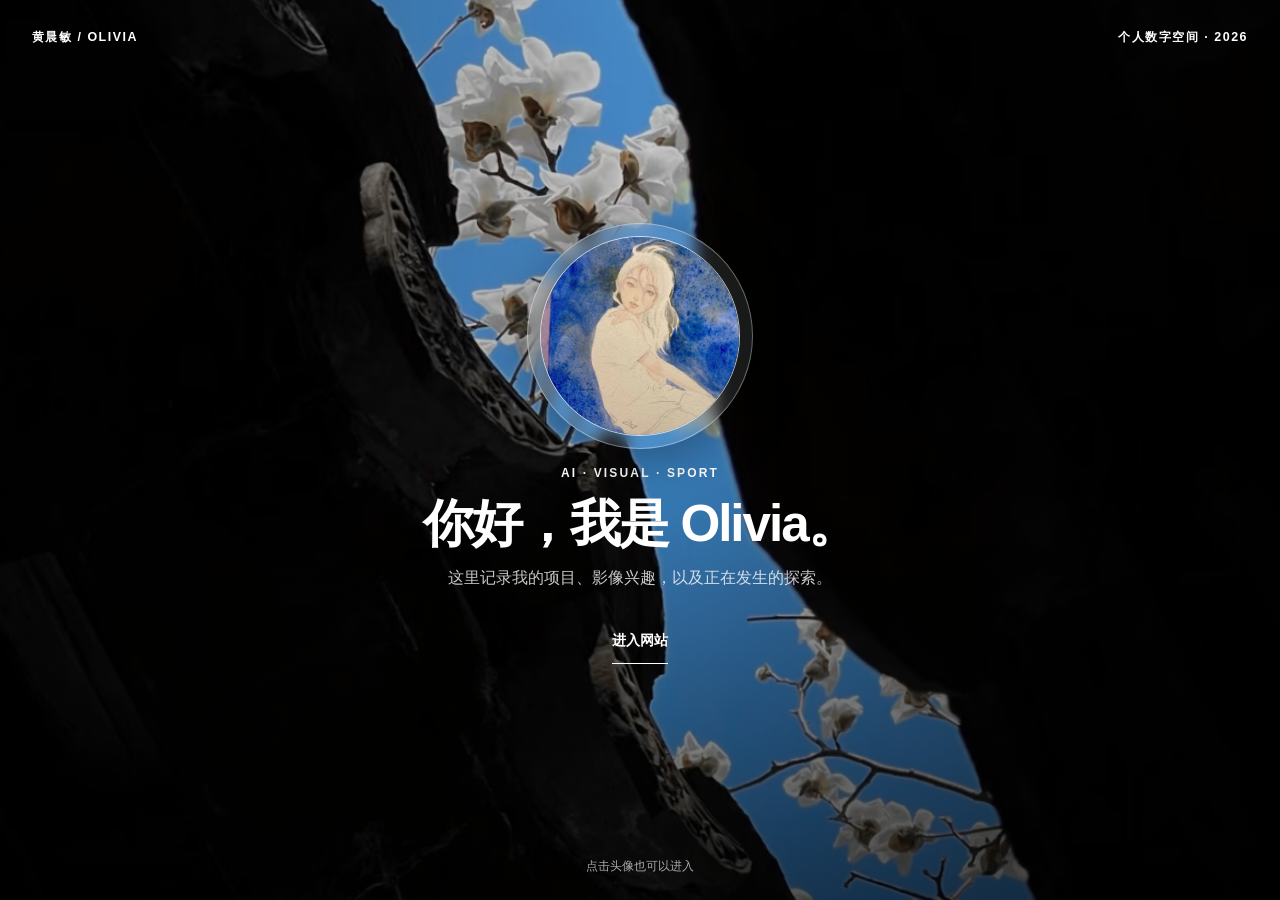
<file: index.html>
<!doctype html>
<html lang="zh-CN">
<head>
  <meta charset="UTF-8">
  <meta name="viewport" content="width=device-width, initial-scale=1.0">
  <meta name="description" content="Olivia 黄晨敏的个人网站，记录人工智能、视觉创作与运动文化。">
  <meta name="theme-color" content="#07111f">
  <title>Olivia · 黄晨敏</title>
  <link rel="icon" href="assets/olivia-avatar.jpg" type="image/jpeg">
  <link rel="stylesheet" href="styles.css">
  <script src="script.js" defer></script>
</head>
<body class="intro-page">
  <main class="intro-shell">
    <div class="intro-bg" aria-hidden="true"></div>
    <div class="intro-overlay" aria-hidden="true"></div>

    <div class="intro-top">
      <span>黄晨敏 / OLIVIA</span>
      <span>个人数字空间 · 2026</span>
    </div>

    <section class="intro-content" aria-labelledby="intro-title">
      <a class="intro-avatar" href="home.html" data-enter aria-label="点击头像进入网站">
        <span class="avatar-frost" aria-hidden="true"></span>
        <img src="assets/olivia-avatar.jpg" alt="Olivia 的水彩头像">
      </a>
      <p class="intro-en">AI · VISUAL · SPORT</p>
      <h1 id="intro-title">你好，我是 Olivia。</h1>
      <p class="intro-desc">这里记录我的项目、影像兴趣，以及正在发生的探索。</p>
      <a class="text-button light" href="home.html" data-enter>进入网站</a>
    </section>

    <p class="intro-note">点击头像也可以进入</p>
  </main>
</body>
</html>
</file>
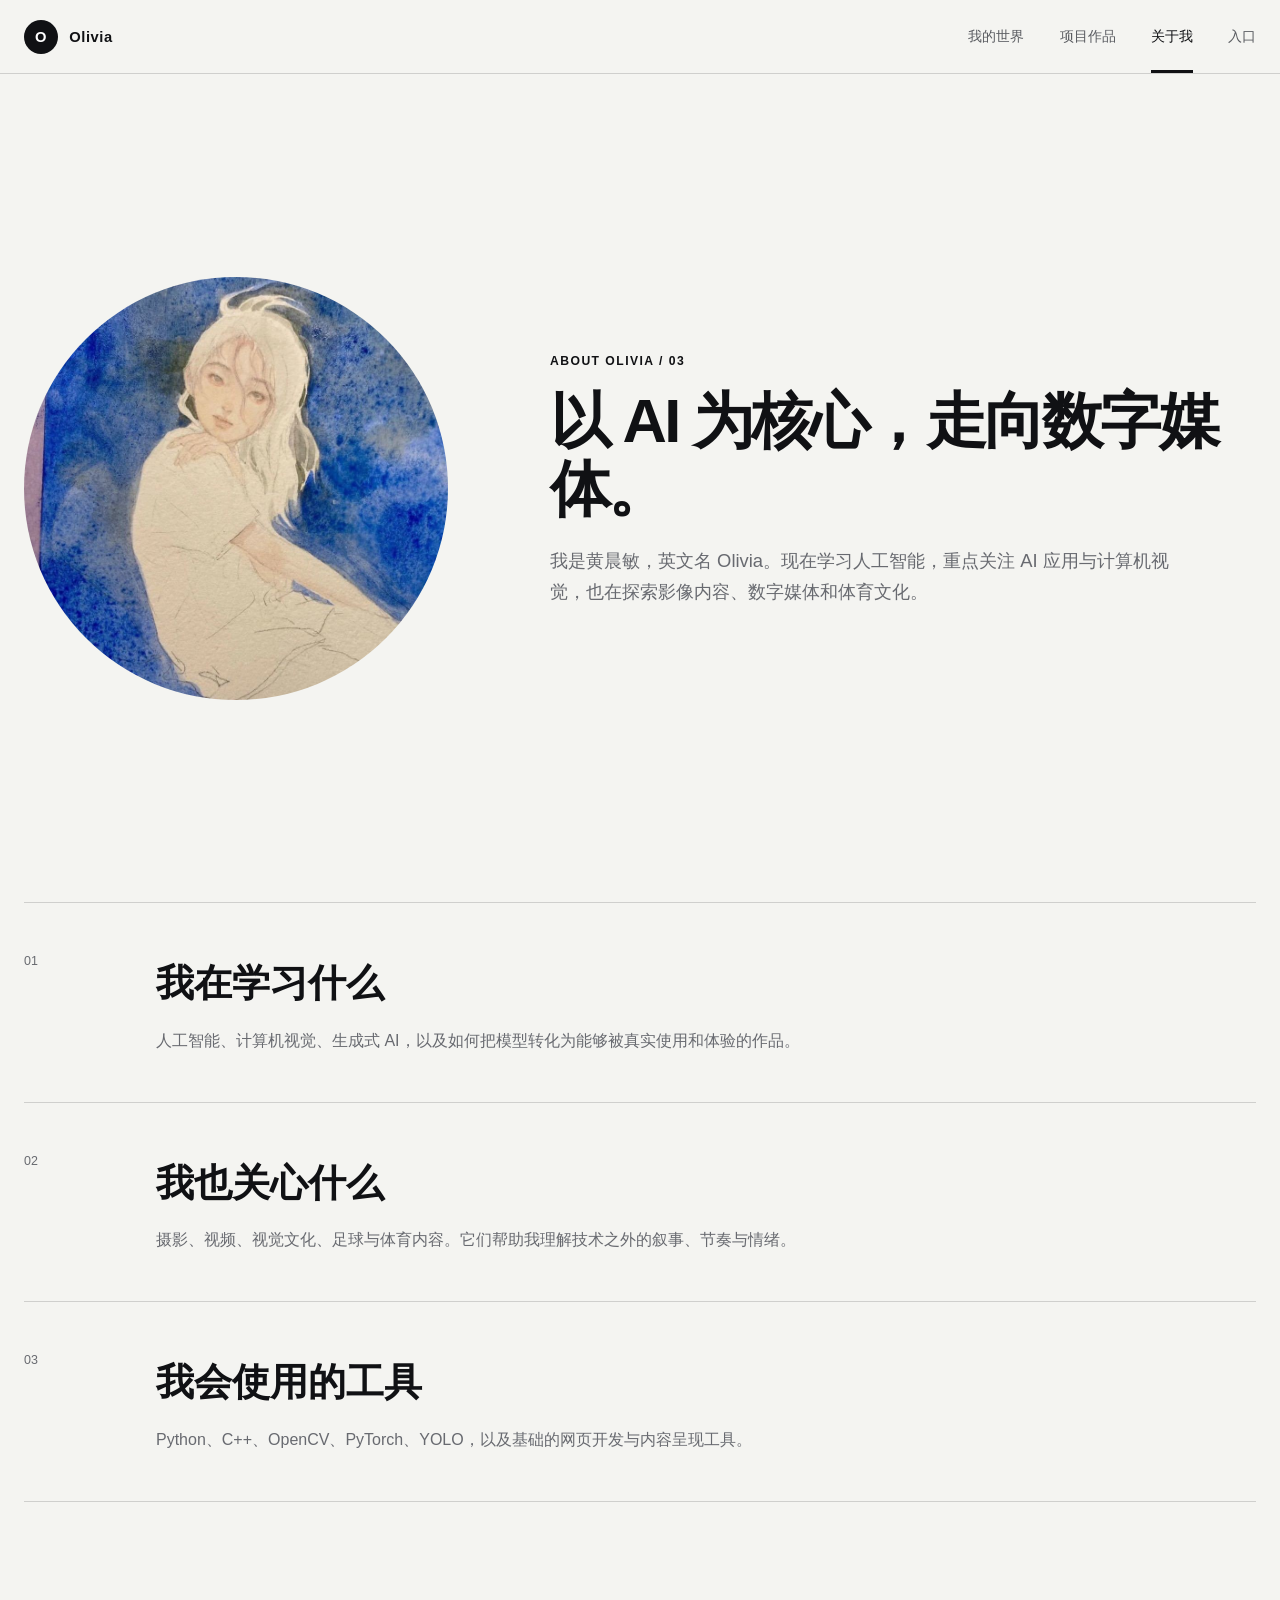
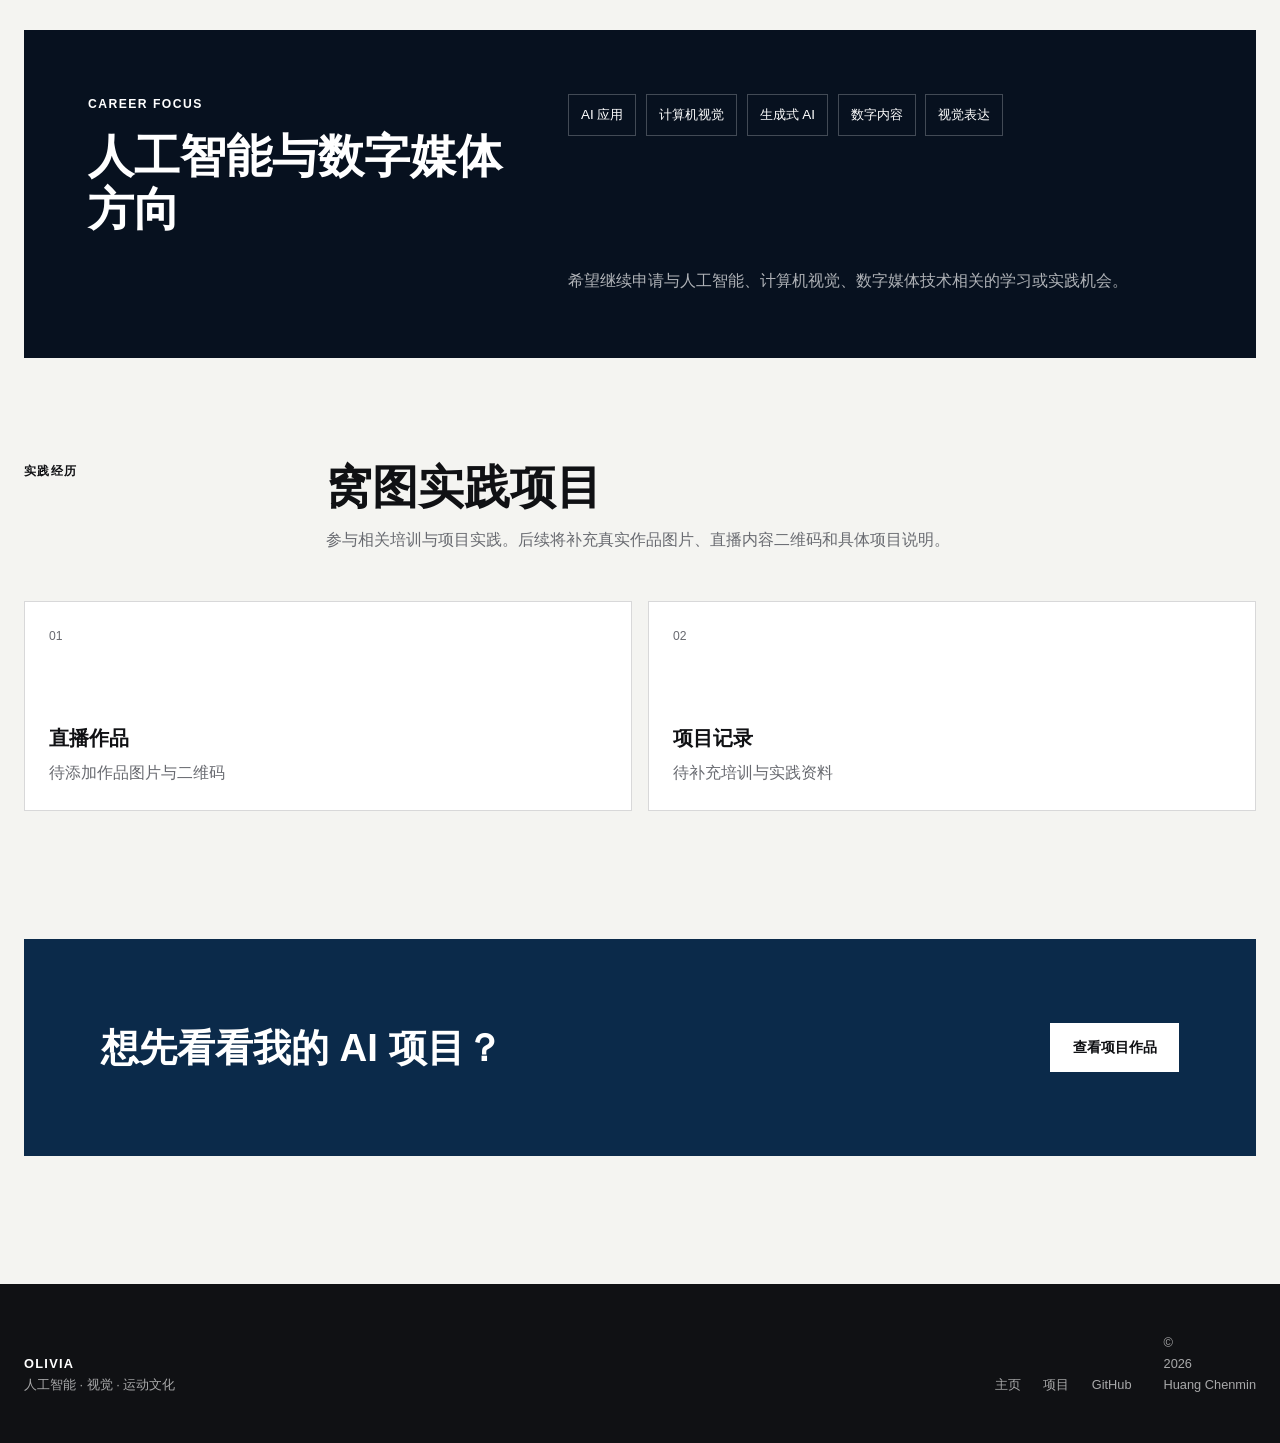
<file: about.html>
<!doctype html>
<html lang="zh-CN">
<head>
  <meta charset="UTF-8">
  <meta name="viewport" content="width=device-width, initial-scale=1.0">
  <meta name="description" content="关于 Olivia：人工智能学习、视觉兴趣与足球文化。">
  <meta name="theme-color" content="#f4f4f1">
  <title>关于我 · Olivia</title>
  <link rel="icon" href="assets/olivia-avatar.jpg" type="image/jpeg">
  <link rel="stylesheet" href="styles.css">
  <script src="script.js" defer></script>
</head>
<body>
  <a class="skip-link" href="#main">跳到正文</a>
  <header class="site-header">
    <a class="site-logo" href="home.html"><span>O</span> Olivia</a>
    <button class="menu-button" type="button" aria-expanded="false" aria-controls="site-menu">菜单</button>
    <nav id="site-menu" aria-label="主要导航">
      <a href="home.html">我的世界</a>
      <a href="projects.html">项目作品</a>
      <a class="active" href="about.html">关于我</a>
      <a href="index.html">入口</a>
    </nav>
  </header>

  <main id="main">
    <section class="about-hero page-width">
      <div class="about-portrait reveal"><img src="assets/olivia-avatar.jpg" alt="Olivia 的水彩头像"></div>
      <div class="about-hero-copy reveal">
        <p class="kicker">ABOUT OLIVIA / 03</p>
        <h1>以 AI 为核心，走向数字媒体。</h1>
        <p>我是黄晨敏，英文名 Olivia。现在学习人工智能，重点关注 AI 应用与计算机视觉，也在探索影像内容、数字媒体和体育文化。</p>
      </div>
    </section>

    <section class="about-content page-width">
      <article class="about-article reveal">
        <span>01</span>
        <div><h2>我在学习什么</h2><p>人工智能、计算机视觉、生成式 AI，以及如何把模型转化为能够被真实使用和体验的作品。</p></div>
      </article>
      <article class="about-article reveal">
        <span>02</span>
        <div><h2>我也关心什么</h2><p>摄影、视频、视觉文化、足球与体育内容。它们帮助我理解技术之外的叙事、节奏与情绪。</p></div>
      </article>
      <article class="about-article reveal">
        <span>03</span>
        <div><h2>我会使用的工具</h2><p>Python、C++、OpenCV、PyTorch、YOLO，以及基础的网页开发与内容呈现工具。</p></div>
      </article>
    </section>

    <section class="career-focus page-width reveal" aria-labelledby="career-title">
      <div>
        <p class="kicker">CAREER FOCUS</p>
        <h2 id="career-title">人工智能与数字媒体方向</h2>
      </div>
      <div class="focus-list">
        <span>AI 应用</span><span>计算机视觉</span><span>生成式 AI</span><span>数字内容</span><span>视觉表达</span>
      </div>
      <p>希望继续申请与人工智能、计算机视觉、数字媒体技术相关的学习或实践机会。</p>
    </section>

    <section class="practice-section page-width" aria-labelledby="practice-title">
      <header class="section-title reveal">
        <p class="kicker">实践经历</p>
        <div><h2 id="practice-title">窝图实践项目</h2><p>参与相关培训与项目实践。后续将补充真实作品图片、直播内容二维码和具体项目说明。</p></div>
      </header>
      <div class="practice-placeholder-grid">
        <article class="practice-placeholder reveal"><span>01</span><div><b>直播作品</b><p>待添加作品图片与二维码</p></div></article>
        <article class="practice-placeholder reveal"><span>02</span><div><b>项目记录</b><p>待补充培训与实践资料</p></div></article>
      </div>
    </section>

    <section class="about-cta page-width reveal">
      <p>想先看看我的 AI 项目？</p>
      <a class="solid-button" href="projects.html">查看项目作品</a>
    </section>
  </main>

  <footer class="site-footer">
    <div><strong>OLIVIA</strong><span>人工智能 · 视觉 · 运动文化</span></div>
    <div><a href="home.html">主页</a><a href="projects.html">项目</a><a href="https://github.com/medejavu-cmyk" target="_blank" rel="noreferrer">GitHub</a></div>
    <p>© <span data-year>2026</span> Huang Chenmin</p>
  </footer>
</body>
</html>
</file>
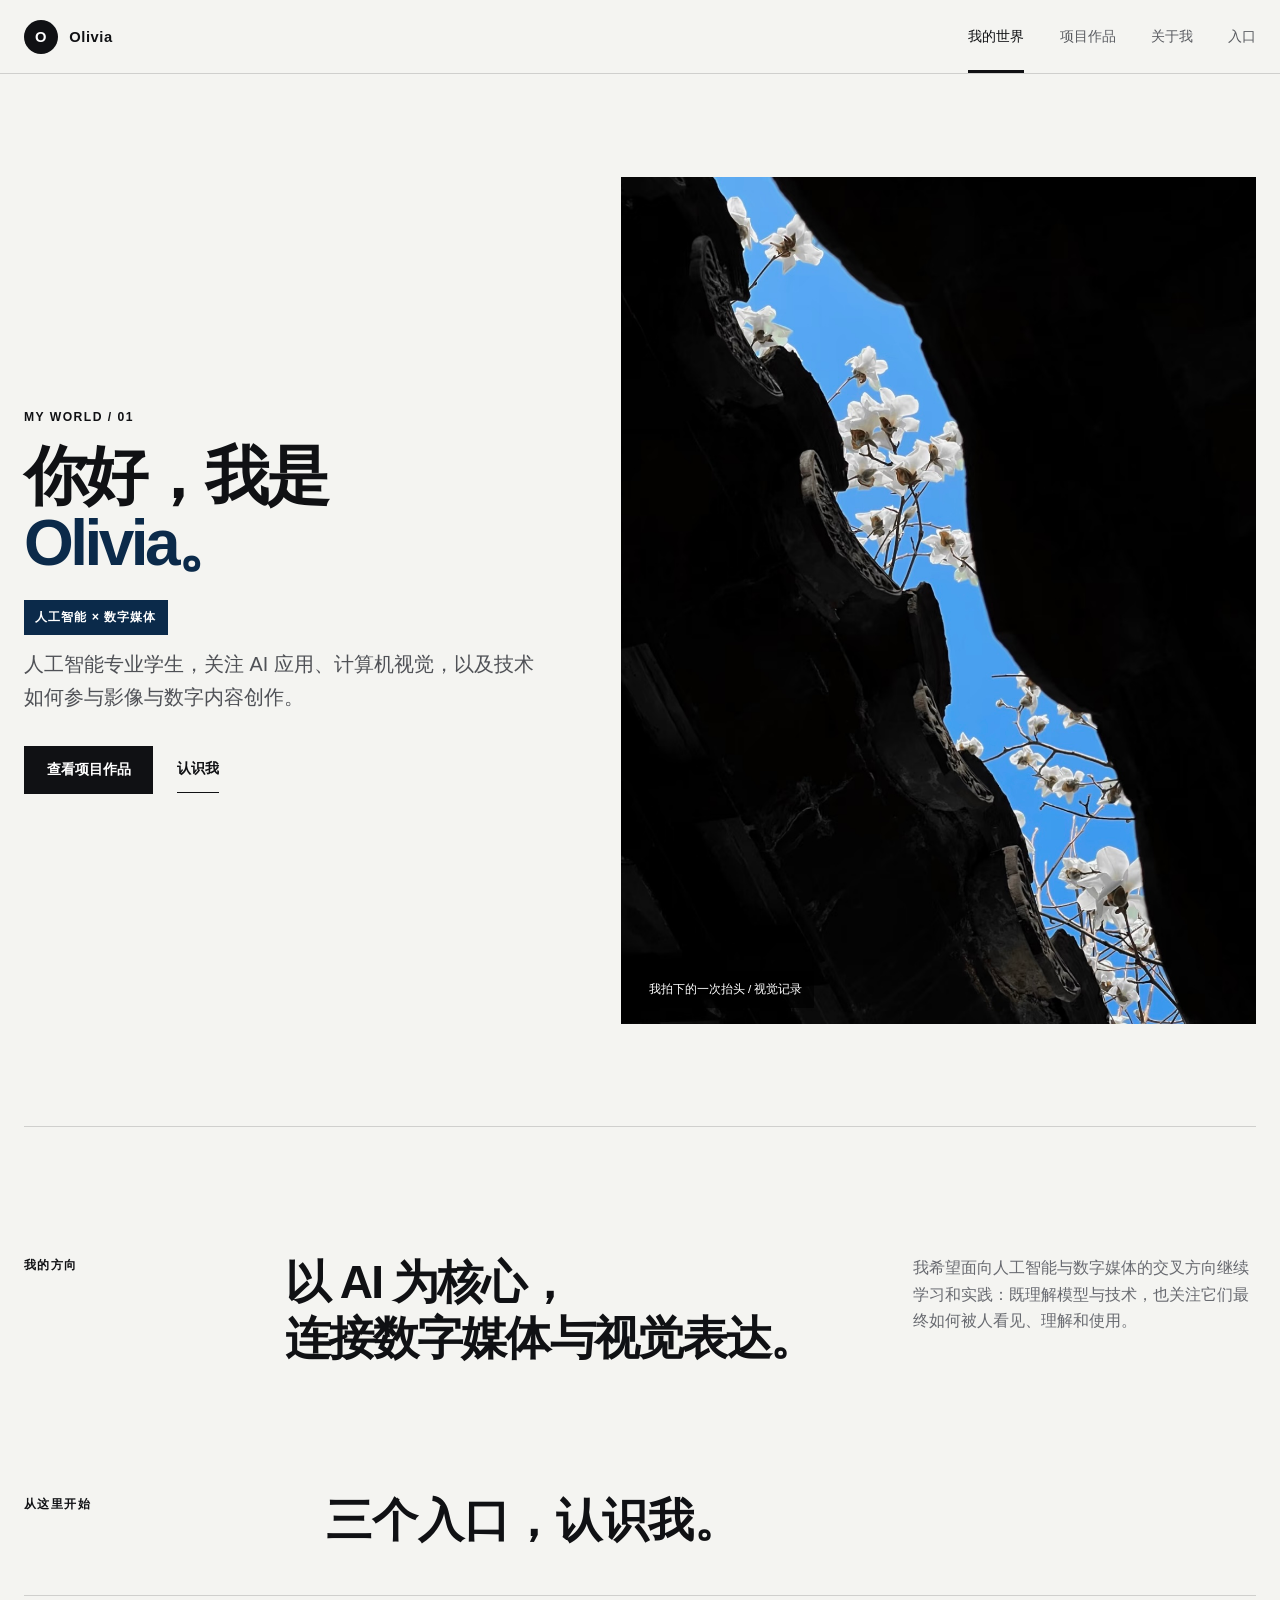
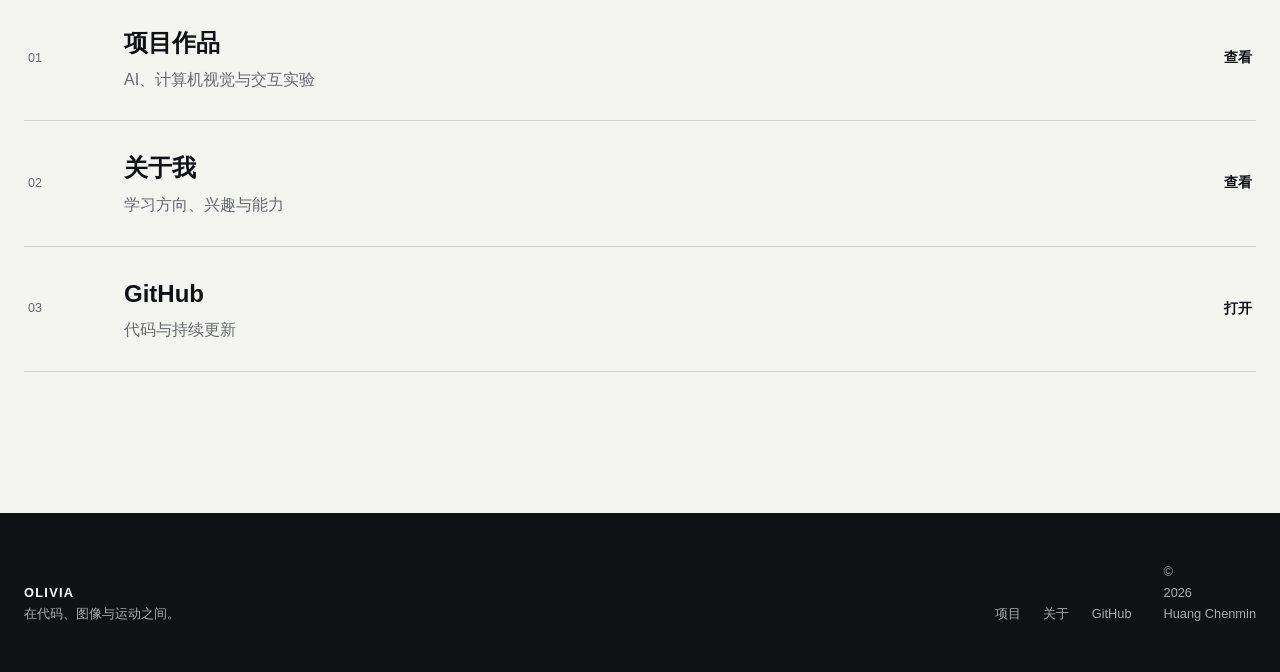
<file: home.html>
<!doctype html>
<html lang="zh-CN">
<head>
  <meta charset="UTF-8">
  <meta name="viewport" content="width=device-width, initial-scale=1.0">
  <meta name="description" content="Olivia 的个人世界：人工智能、视觉创作和足球文化。">
  <meta name="theme-color" content="#f4f4f1">
  <title>我的世界 · Olivia</title>
  <link rel="icon" href="assets/olivia-avatar.jpg" type="image/jpeg">
  <link rel="stylesheet" href="styles.css">
  <script src="script.js" defer></script>
</head>
<body>
  <a class="skip-link" href="#main">跳到正文</a>
  <header class="site-header">
    <a class="site-logo" href="home.html"><span>O</span> Olivia</a>
    <button class="menu-button" type="button" aria-expanded="false" aria-controls="site-menu">菜单</button>
    <nav id="site-menu" aria-label="主要导航">
      <a class="active" href="home.html">我的世界</a>
      <a href="projects.html">项目作品</a>
      <a href="about.html">关于我</a>
      <a href="index.html">入口</a>
    </nav>
  </header>

  <main id="main">
    <section class="home-lead page-width">
      <div class="home-lead-copy reveal">
        <p class="kicker">MY WORLD / 01</p>
        <h1>你好，我是<br><em>Olivia。</em></h1>
        <p class="identity-line">人工智能 × 数字媒体</p>
        <p class="lead-copy">人工智能专业学生，关注 AI 应用、计算机视觉，以及技术如何参与影像与数字内容创作。</p>
        <div class="button-row">
          <a class="solid-button" href="projects.html">查看项目作品</a>
          <a class="text-button" href="about.html">认识我</a>
        </div>
      </div>
      <figure class="home-lead-image reveal">
        <img src="assets/landing-background.jpg" alt="蓝天、白花与建筑剪影">
        <figcaption>我拍下的一次抬头 / 视觉记录</figcaption>
      </figure>
    </section>

    <section class="home-note page-width reveal" aria-labelledby="note-title">
      <p class="section-index">我的方向</p>
      <h2 id="note-title">以 AI 为核心，<br>连接数字媒体与视觉表达。</h2>
      <p>我希望面向人工智能与数字媒体的交叉方向继续学习和实践：既理解模型与技术，也关注它们最终如何被人看见、理解和使用。</p>
    </section>

    <section class="pathways page-width" aria-labelledby="path-title">
      <div class="section-title reveal">
        <p class="kicker">从这里开始</p>
        <h2 id="path-title">三个入口，认识我。</h2>
      </div>
      <div class="path-list">
        <a class="path-item reveal" href="projects.html">
          <span>01</span><div><h3>项目作品</h3><p>AI、计算机视觉与交互实验</p></div><b>查看</b>
        </a>
        <a class="path-item reveal" href="about.html">
          <span>02</span><div><h3>关于我</h3><p>学习方向、兴趣与能力</p></div><b>查看</b>
        </a>
        <a class="path-item reveal" href="https://github.com/medejavu-cmyk" target="_blank" rel="noreferrer">
          <span>03</span><div><h3>GitHub</h3><p>代码与持续更新</p></div><b>打开</b>
        </a>
      </div>
    </section>
  </main>

  <footer class="site-footer">
    <div><strong>OLIVIA</strong><span>在代码、图像与运动之间。</span></div>
    <div><a href="projects.html">项目</a><a href="about.html">关于</a><a href="https://github.com/medejavu-cmyk" target="_blank" rel="noreferrer">GitHub</a></div>
    <p>© <span data-year>2026</span> Huang Chenmin</p>
  </footer>
</body>
</html>
</file>
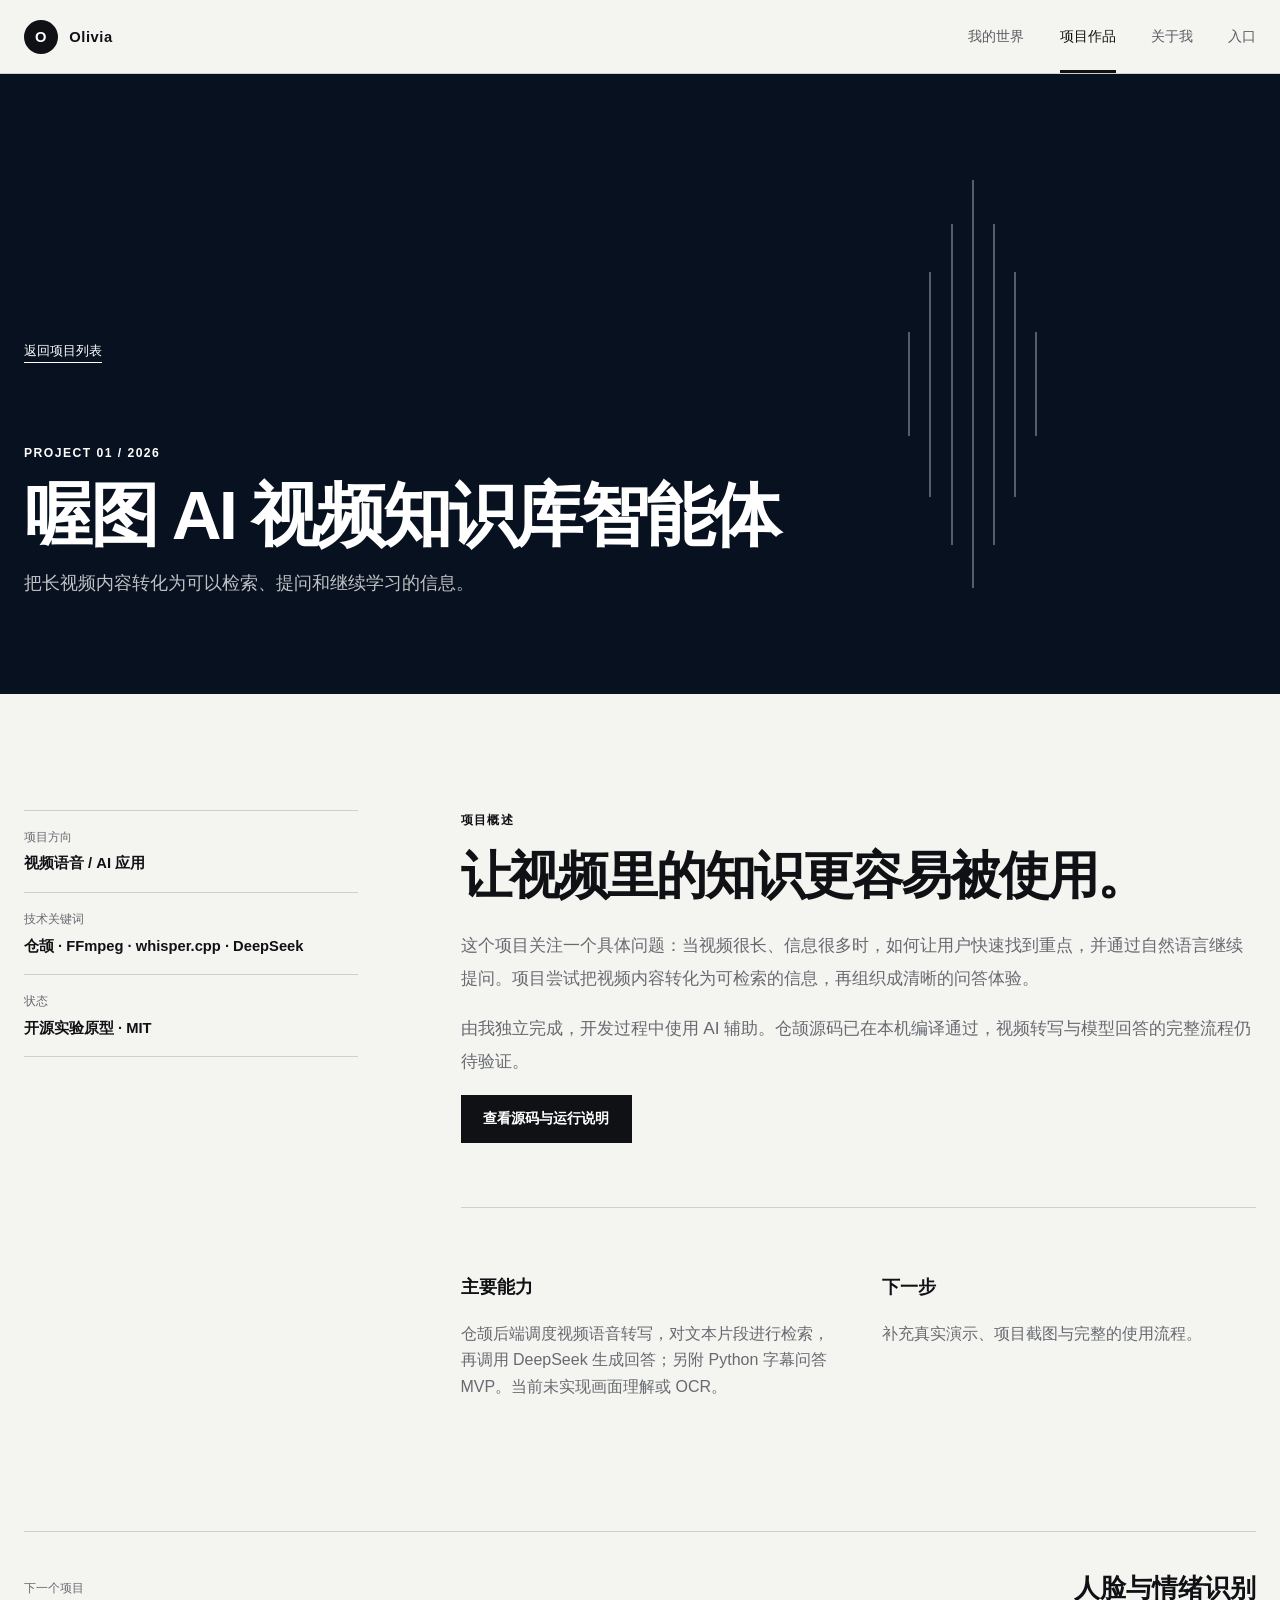
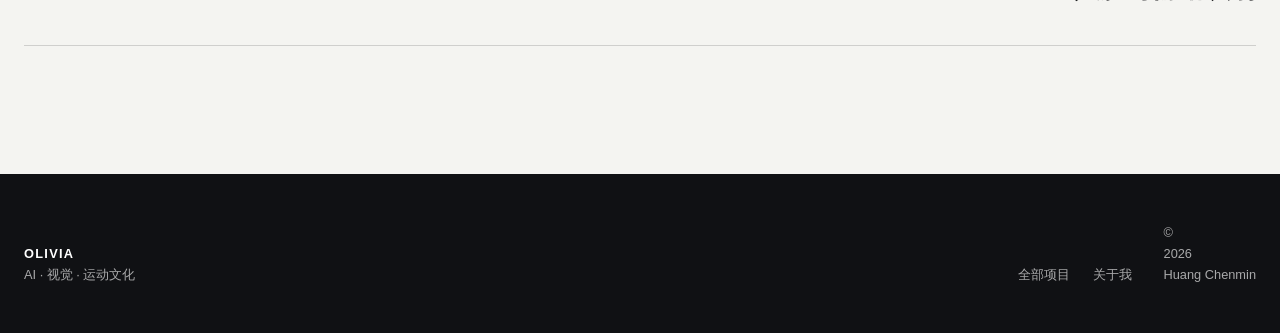
<file: project-ai-video.html>
<!doctype html>
<html lang="zh-CN">
<head>
  <meta charset="UTF-8"><meta name="viewport" content="width=device-width, initial-scale=1.0">
  <meta name="description" content="喔图 AI 视频知识库智能体项目详情。"><meta name="theme-color" content="#07111f">
  <title>喔图 AI 视频知识库智能体 · Olivia</title>
  <link rel="icon" href="assets/olivia-avatar.jpg" type="image/jpeg"><link rel="stylesheet" href="styles.css"><script src="script.js" defer></script>
</head>
<body>
  <a class="skip-link" href="#main">跳到正文</a>
  <header class="site-header"><a class="site-logo" href="home.html"><span>O</span> Olivia</a><button class="menu-button" type="button" aria-expanded="false" aria-controls="site-menu">菜单</button><nav id="site-menu" aria-label="主要导航"><a href="home.html">我的世界</a><a class="active" href="projects.html">项目作品</a><a href="about.html">关于我</a><a href="index.html">入口</a></nav></header>
  <main id="main">
    <article class="project-page">
      <header class="project-hero project-hero-dark">
        <div class="page-width reveal">
          <a class="back-link" href="projects.html">返回项目列表</a>
          <p class="kicker">PROJECT 01 / 2026</p>
          <h1>喔图 AI 视频知识库智能体</h1>
          <p>把长视频内容转化为可以检索、提问和继续学习的信息。</p>
        </div>
        <div class="detail-wave" aria-hidden="true"><i></i><i></i><i></i><i></i><i></i><i></i><i></i></div>
      </header>
      <div class="project-content page-width">
        <aside class="project-meta reveal"><div><span>项目方向</span><b>视频语音 / AI 应用</b></div><div><span>技术关键词</span><b>仓颉 · FFmpeg · whisper.cpp · DeepSeek</b></div><div><span>状态</span><b>开源实验原型 · MIT</b></div></aside>
        <section class="project-story reveal">
          <p class="section-index">项目概述</p>
          <h2>让视频里的知识更容易被使用。</h2>
          <p>这个项目关注一个具体问题：当视频很长、信息很多时，如何让用户快速找到重点，并通过自然语言继续提问。项目尝试把视频内容转化为可检索的信息，再组织成清晰的问答体验。</p>
          <p>由我独立完成，开发过程中使用 AI 辅助。仓颉源码已在本机编译通过，视频转写与模型回答的完整流程仍待验证。</p><div class="button-row"><a class="solid-button" href="https://github.com/medejavu-cmyk/woto-video-agent" target="_blank" rel="noreferrer">查看源码与运行说明</a></div><hr>
          <div class="story-grid"><div><h3>主要能力</h3><p>仓颉后端调度视频语音转写，对文本片段进行检索，再调用 DeepSeek 生成回答；另附 Python 字幕问答 MVP。当前未实现画面理解或 OCR。</p></div><div><h3>下一步</h3><p>补充真实演示、项目截图与完整的使用流程。</p></div></div>
        </section>
      </div>
      <nav class="project-next page-width"><a href="project-emotion.html"><span>下一个项目</span><b>人脸与情绪识别</b></a></nav>
    </article>
  </main>
  <footer class="site-footer"><div><strong>OLIVIA</strong><span>AI · 视觉 · 运动文化</span></div><div><a href="projects.html">全部项目</a><a href="about.html">关于我</a></div><p>© <span data-year>2026</span> Huang Chenmin</p></footer>
</body>
</html>
</file>
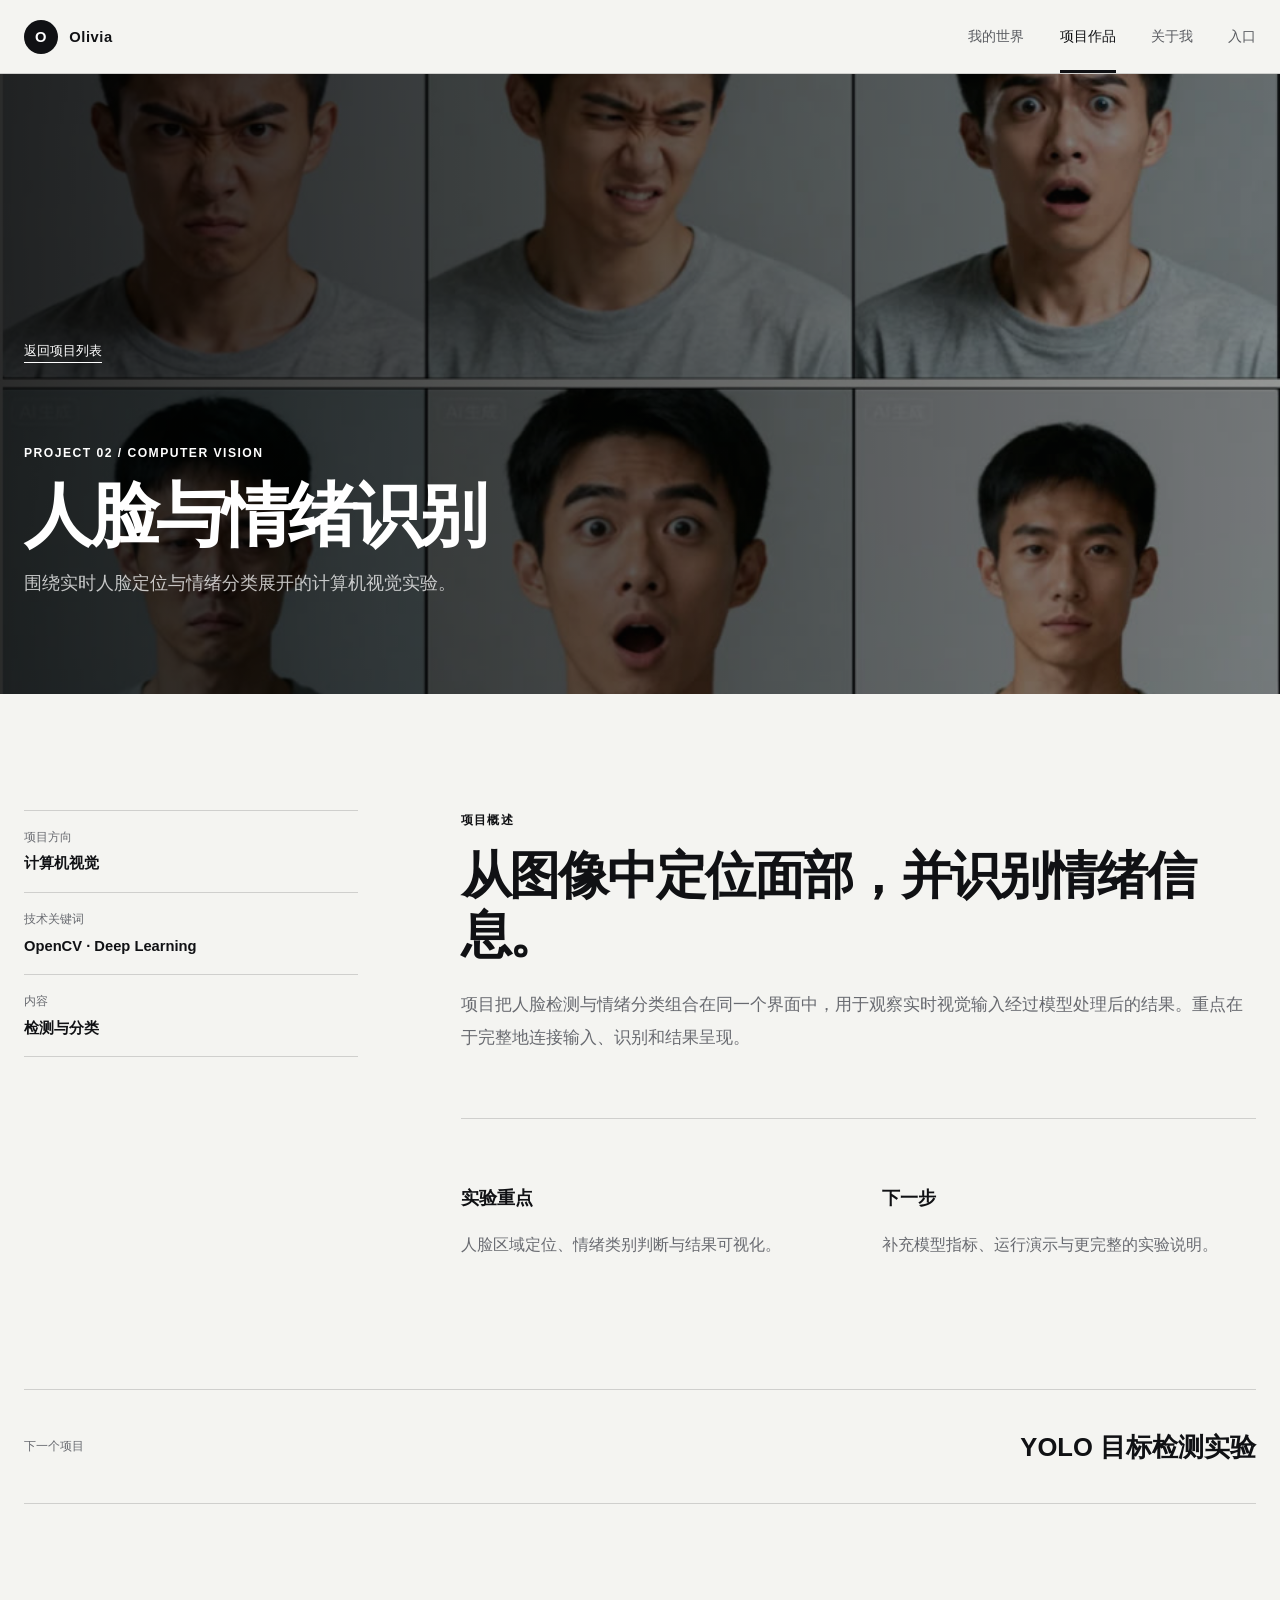
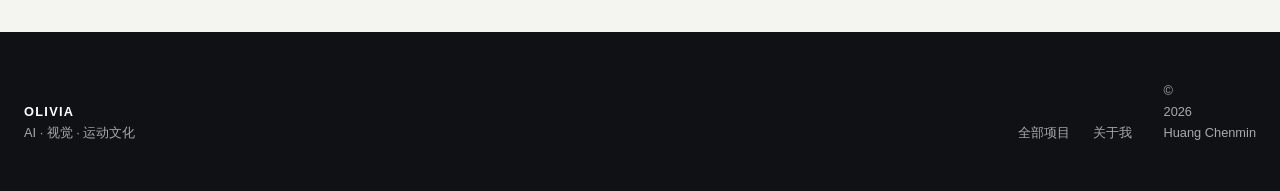
<file: project-emotion.html>
<!doctype html>
<html lang="zh-CN">
<head>
  <meta charset="UTF-8"><meta name="viewport" content="width=device-width, initial-scale=1.0">
  <meta name="description" content="人脸与情绪识别项目详情。"><meta name="theme-color" content="#f4f4f1">
  <title>人脸与情绪识别 · Olivia</title>
  <link rel="icon" href="assets/olivia-avatar.jpg" type="image/jpeg"><link rel="stylesheet" href="styles.css"><script src="script.js" defer></script>
</head>
<body>
  <a class="skip-link" href="#main">跳到正文</a>
  <header class="site-header"><a class="site-logo" href="home.html"><span>O</span> Olivia</a><button class="menu-button" type="button" aria-expanded="false" aria-controls="site-menu">菜单</button><nav id="site-menu" aria-label="主要导航"><a href="home.html">我的世界</a><a class="active" href="projects.html">项目作品</a><a href="about.html">关于我</a><a href="index.html">入口</a></nav></header>
  <main id="main">
    <article class="project-page">
      <header class="project-hero project-hero-image">
        <div class="project-hero-photo"><img src="assets/emotion-detection.jpg" alt="人脸与情绪识别项目界面"></div>
        <div class="page-width reveal">
          <a class="back-link" href="projects.html">返回项目列表</a>
          <p class="kicker">PROJECT 02 / COMPUTER VISION</p>
          <h1>人脸与情绪识别</h1>
          <p>围绕实时人脸定位与情绪分类展开的计算机视觉实验。</p>
        </div>
      </header>
      <div class="project-content page-width">
        <aside class="project-meta reveal"><div><span>项目方向</span><b>计算机视觉</b></div><div><span>技术关键词</span><b>OpenCV · Deep Learning</b></div><div><span>内容</span><b>检测与分类</b></div></aside>
        <section class="project-story reveal">
          <p class="section-index">项目概述</p>
          <h2>从图像中定位面部，并识别情绪信息。</h2>
          <p>项目把人脸检测与情绪分类组合在同一个界面中，用于观察实时视觉输入经过模型处理后的结果。重点在于完整地连接输入、识别和结果呈现。</p>
          <hr>
          <div class="story-grid"><div><h3>实验重点</h3><p>人脸区域定位、情绪类别判断与结果可视化。</p></div><div><h3>下一步</h3><p>补充模型指标、运行演示与更完整的实验说明。</p></div></div>
        </section>
      </div>
      <nav class="project-next page-width"><a href="project-yolo.html"><span>下一个项目</span><b>YOLO 目标检测实验</b></a></nav>
    </article>
  </main>
  <footer class="site-footer"><div><strong>OLIVIA</strong><span>AI · 视觉 · 运动文化</span></div><div><a href="projects.html">全部项目</a><a href="about.html">关于我</a></div><p>© <span data-year>2026</span> Huang Chenmin</p></footer>
</body>
</html>
</file>
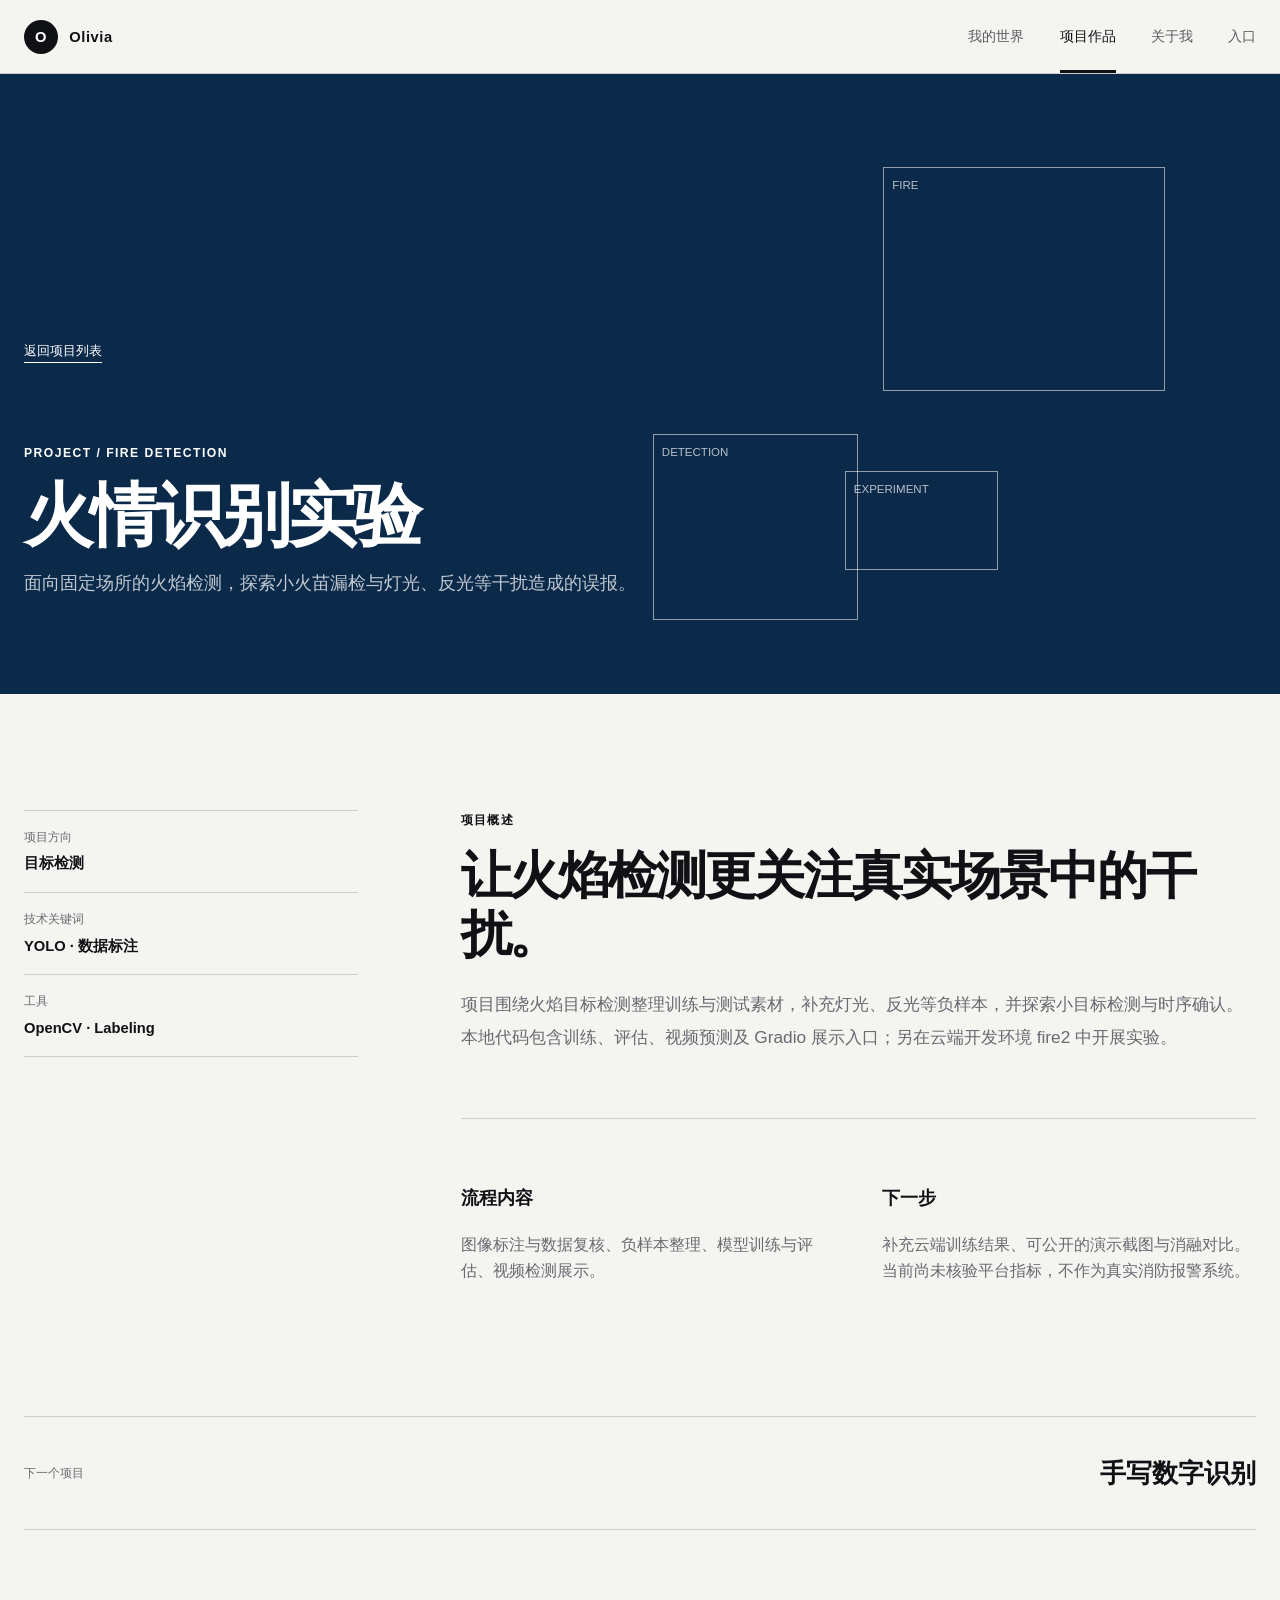
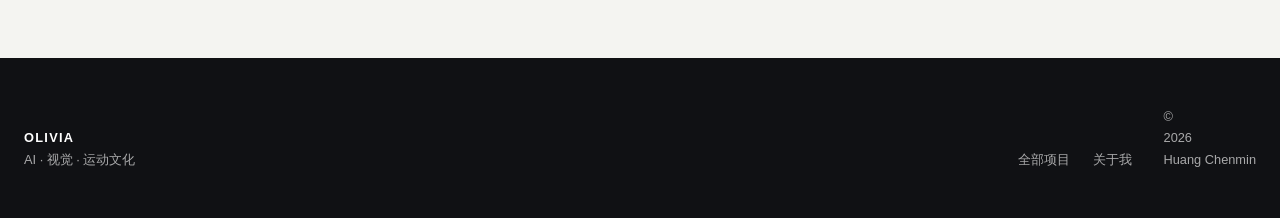
<file: project-fire.html>
<!doctype html>
<html lang="zh-CN">
<head>
  <meta charset="UTF-8"><meta name="viewport" content="width=device-width, initial-scale=1.0">
  <meta name="description" content="火情识别实验项目详情。"><meta name="theme-color" content="#0b2a4a">
  <title>火情识别实验 · Olivia</title>
  <link rel="icon" href="assets/olivia-avatar.jpg" type="image/jpeg"><link rel="stylesheet" href="styles.css"><script src="script.js" defer></script>
</head>
<body>
  <a class="skip-link" href="#main">跳到正文</a>
  <header class="site-header"><a class="site-logo" href="home.html"><span>O</span> Olivia</a><button class="menu-button" type="button" aria-expanded="false" aria-controls="site-menu">菜单</button><nav id="site-menu" aria-label="主要导航"><a href="home.html">我的世界</a><a class="active" href="projects.html">项目作品</a><a href="about.html">关于我</a><a href="index.html">入口</a></nav></header>
  <main id="main">
    <article class="project-page">
      <header class="project-hero project-hero-blue">
        <div class="page-width reveal">
          <a class="back-link" href="projects.html">返回项目列表</a>
          <p class="kicker">PROJECT / FIRE DETECTION</p>
          <h1>火情识别实验</h1>
          <p>面向固定场所的火焰检测，探索小火苗漏检与灯光、反光等干扰造成的误报。</p>
        </div>
        <div class="detail-detection" aria-hidden="true"><i>FIRE</i><i>DETECTION</i><i>EXPERIMENT</i></div>
      </header>
      <div class="project-content page-width">
        <aside class="project-meta reveal"><div><span>项目方向</span><b>目标检测</b></div><div><span>技术关键词</span><b>YOLO · 数据标注</b></div><div><span>工具</span><b>OpenCV · Labeling</b></div></aside>
        <section class="project-story reveal">
          <p class="section-index">项目概述</p>
          <h2>让火焰检测更关注真实场景中的干扰。</h2>
          <p>项目围绕火焰目标检测整理训练与测试素材，补充灯光、反光等负样本，并探索小目标检测与时序确认。本地代码包含训练、评估、视频预测及 Gradio 展示入口；另在云端开发环境 fire2 中开展实验。</p>
          <hr>
          <div class="story-grid"><div><h3>流程内容</h3><p>图像标注与数据复核、负样本整理、模型训练与评估、视频检测展示。</p></div><div><h3>下一步</h3><p>补充云端训练结果、可公开的演示截图与消融对比。当前尚未核验平台指标，不作为真实消防报警系统。</p></div></div>
        </section>
      </div>
      <nav class="project-next page-width"><a href="project-handwriting.html"><span>下一个项目</span><b>手写数字识别</b></a></nav>
    </article>
  </main>
  <footer class="site-footer"><div><strong>OLIVIA</strong><span>AI · 视觉 · 运动文化</span></div><div><a href="projects.html">全部项目</a><a href="about.html">关于我</a></div><p>© <span data-year>2026</span> Huang Chenmin</p></footer>
</body>
</html>
</file>
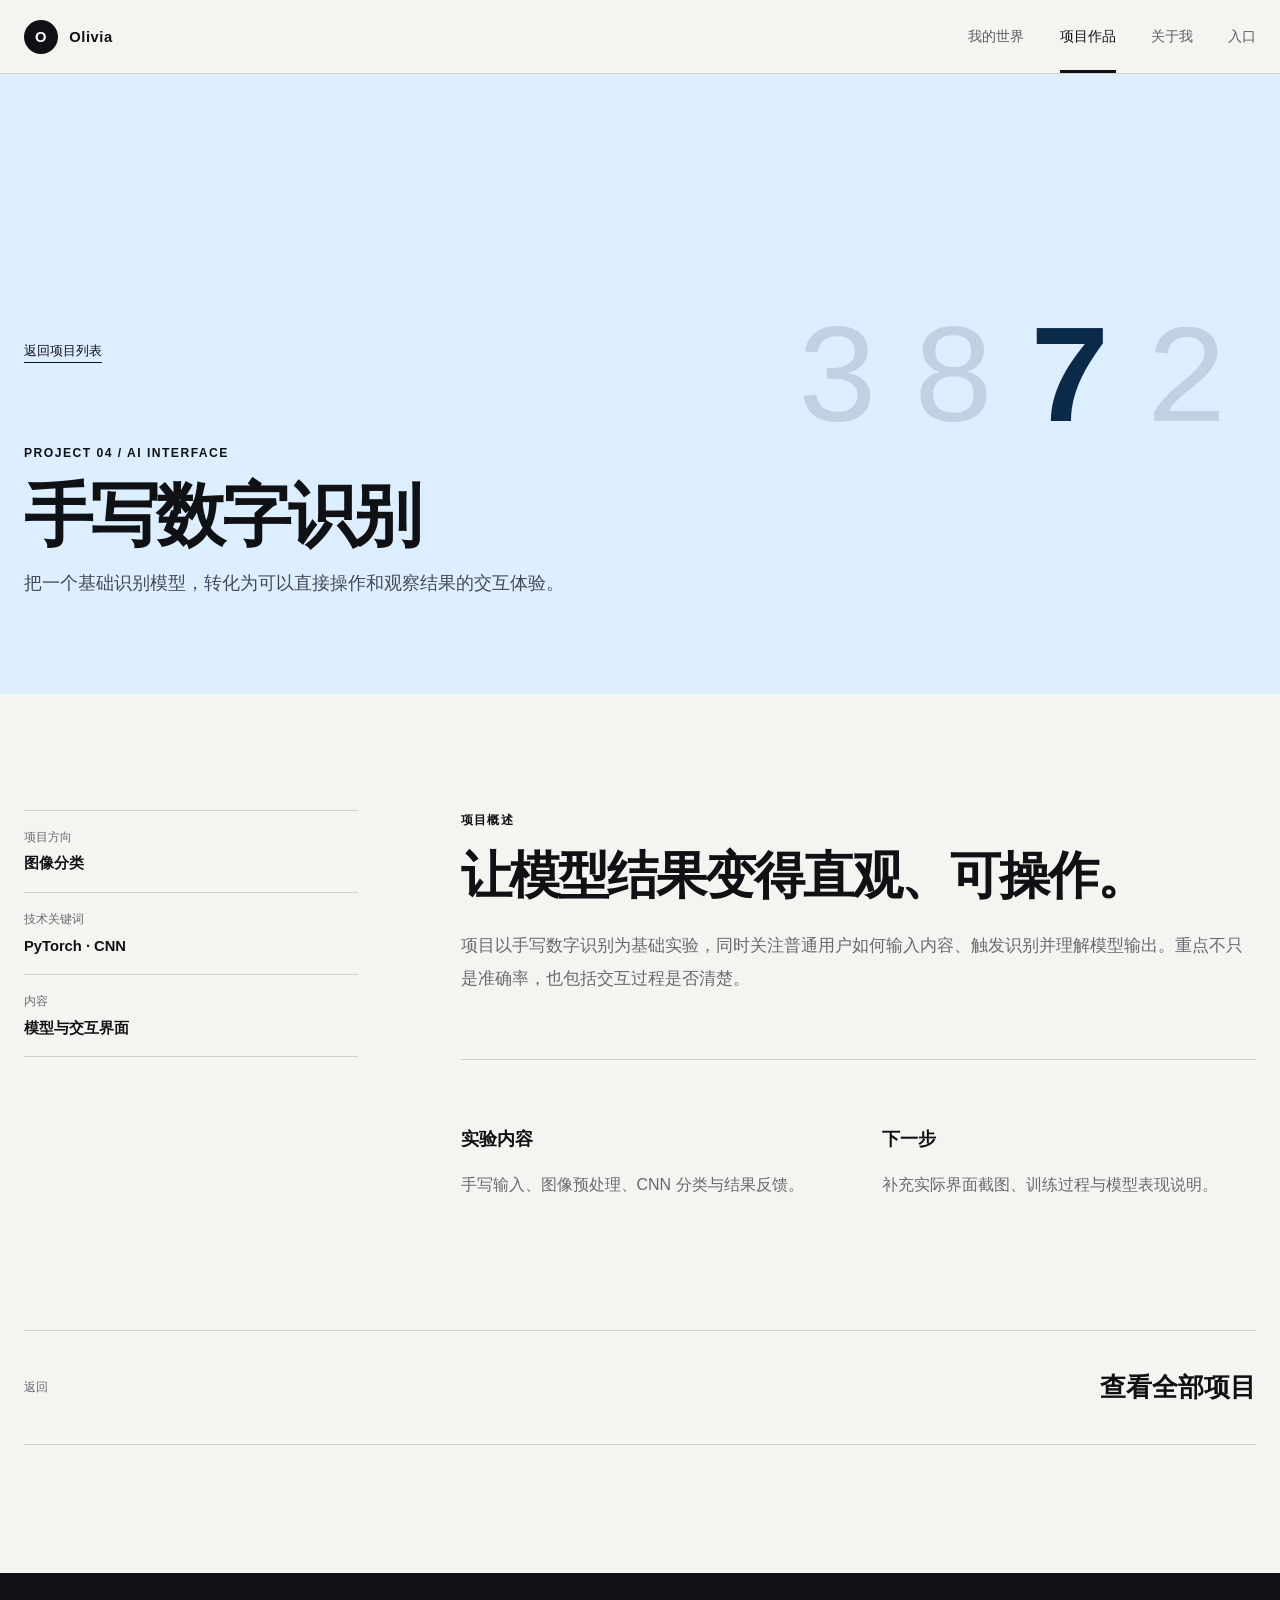
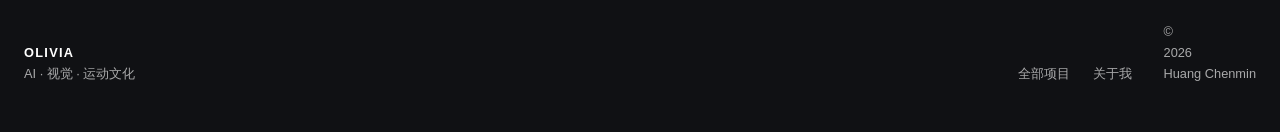
<file: project-handwriting.html>
<!doctype html>
<html lang="zh-CN">
<head>
  <meta charset="UTF-8"><meta name="viewport" content="width=device-width, initial-scale=1.0">
  <meta name="description" content="手写数字识别项目详情。"><meta name="theme-color" content="#dceeff">
  <title>手写数字识别 · Olivia</title>
  <link rel="icon" href="assets/olivia-avatar.jpg" type="image/jpeg"><link rel="stylesheet" href="styles.css"><script src="script.js" defer></script>
</head>
<body>
  <a class="skip-link" href="#main">跳到正文</a>
  <header class="site-header"><a class="site-logo" href="home.html"><span>O</span> Olivia</a><button class="menu-button" type="button" aria-expanded="false" aria-controls="site-menu">菜单</button><nav id="site-menu" aria-label="主要导航"><a href="home.html">我的世界</a><a class="active" href="projects.html">项目作品</a><a href="about.html">关于我</a><a href="index.html">入口</a></nav></header>
  <main id="main">
    <article class="project-page">
      <header class="project-hero project-hero-pale">
        <div class="page-width reveal">
          <a class="back-link" href="projects.html">返回项目列表</a>
          <p class="kicker">PROJECT 04 / AI INTERFACE</p>
          <h1>手写数字识别</h1>
          <p>把一个基础识别模型，转化为可以直接操作和观察结果的交互体验。</p>
        </div>
        <div class="detail-digits" aria-hidden="true"><span>3</span><span>8</span><strong>7</strong><span>2</span></div>
      </header>
      <div class="project-content page-width">
        <aside class="project-meta reveal"><div><span>项目方向</span><b>图像分类</b></div><div><span>技术关键词</span><b>PyTorch · CNN</b></div><div><span>内容</span><b>模型与交互界面</b></div></aside>
        <section class="project-story reveal">
          <p class="section-index">项目概述</p>
          <h2>让模型结果变得直观、可操作。</h2>
          <p>项目以手写数字识别为基础实验，同时关注普通用户如何输入内容、触发识别并理解模型输出。重点不只是准确率，也包括交互过程是否清楚。</p>
          <hr>
          <div class="story-grid"><div><h3>实验内容</h3><p>手写输入、图像预处理、CNN 分类与结果反馈。</p></div><div><h3>下一步</h3><p>补充实际界面截图、训练过程与模型表现说明。</p></div></div>
        </section>
      </div>
      <nav class="project-next page-width"><a href="projects.html"><span>返回</span><b>查看全部项目</b></a></nav>
    </article>
  </main>
  <footer class="site-footer"><div><strong>OLIVIA</strong><span>AI · 视觉 · 运动文化</span></div><div><a href="projects.html">全部项目</a><a href="about.html">关于我</a></div><p>© <span data-year>2026</span> Huang Chenmin</p></footer>
</body>
</html>
</file>
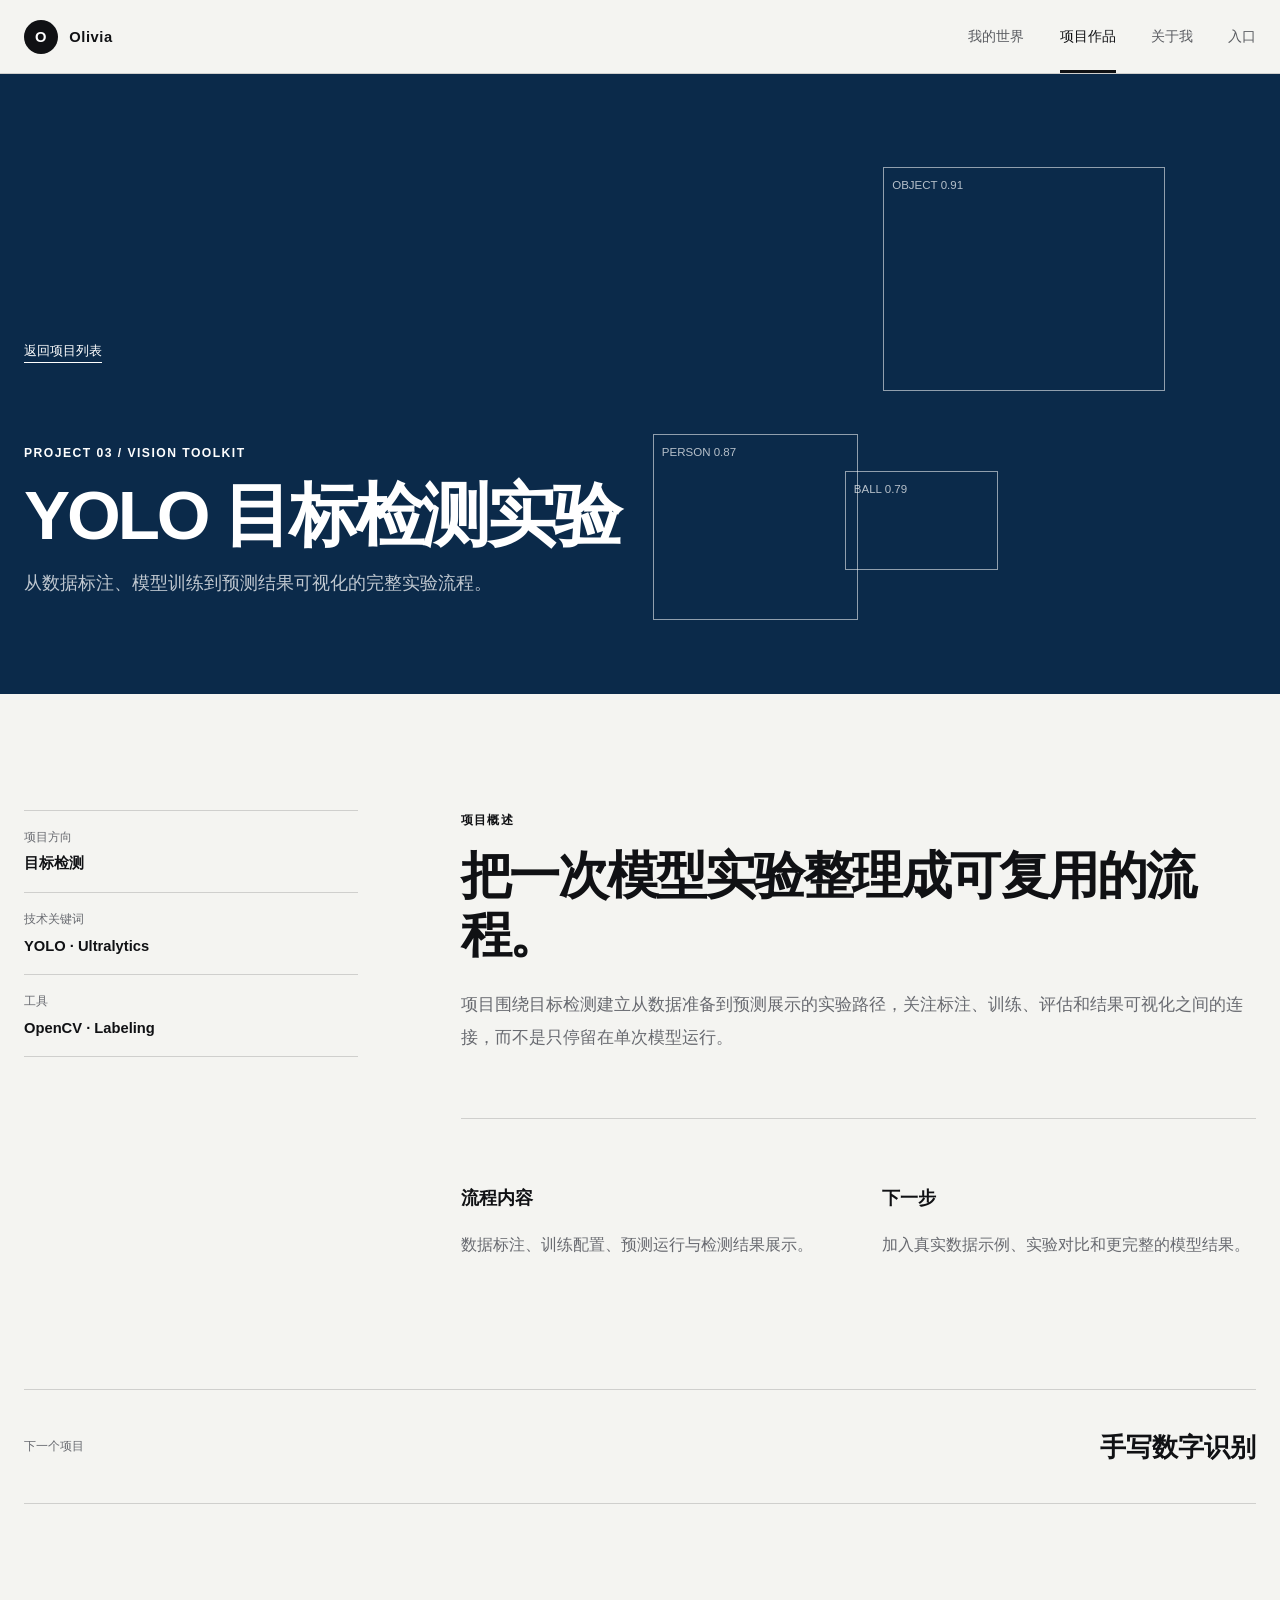
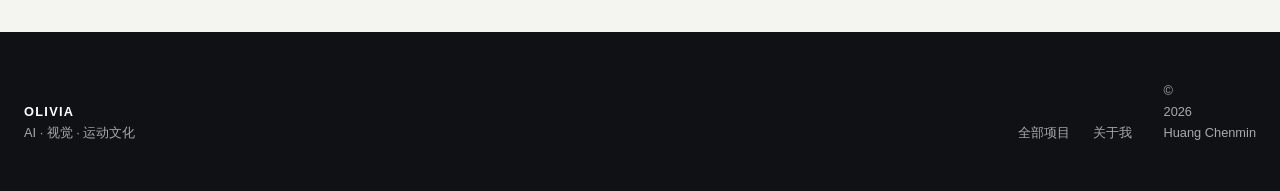
<file: project-yolo.html>
<!doctype html>
<html lang="zh-CN">
<head>
  <meta charset="UTF-8"><meta name="viewport" content="width=device-width, initial-scale=1.0">
  <meta name="description" content="YOLO 目标检测实验项目详情。"><meta name="theme-color" content="#0b2a4a">
  <title>YOLO 目标检测实验 · Olivia</title>
  <link rel="icon" href="assets/olivia-avatar.jpg" type="image/jpeg"><link rel="stylesheet" href="styles.css"><script src="script.js" defer></script>
</head>
<body>
  <a class="skip-link" href="#main">跳到正文</a>
  <header class="site-header"><a class="site-logo" href="home.html"><span>O</span> Olivia</a><button class="menu-button" type="button" aria-expanded="false" aria-controls="site-menu">菜单</button><nav id="site-menu" aria-label="主要导航"><a href="home.html">我的世界</a><a class="active" href="projects.html">项目作品</a><a href="about.html">关于我</a><a href="index.html">入口</a></nav></header>
  <main id="main">
    <article class="project-page">
      <header class="project-hero project-hero-blue">
        <div class="page-width reveal">
          <a class="back-link" href="projects.html">返回项目列表</a>
          <p class="kicker">PROJECT 03 / VISION TOOLKIT</p>
          <h1>YOLO 目标检测实验</h1>
          <p>从数据标注、模型训练到预测结果可视化的完整实验流程。</p>
        </div>
        <div class="detail-detection" aria-hidden="true"><i>OBJECT 0.91</i><i>PERSON 0.87</i><i>BALL 0.79</i></div>
      </header>
      <div class="project-content page-width">
        <aside class="project-meta reveal"><div><span>项目方向</span><b>目标检测</b></div><div><span>技术关键词</span><b>YOLO · Ultralytics</b></div><div><span>工具</span><b>OpenCV · Labeling</b></div></aside>
        <section class="project-story reveal">
          <p class="section-index">项目概述</p>
          <h2>把一次模型实验整理成可复用的流程。</h2>
          <p>项目围绕目标检测建立从数据准备到预测展示的实验路径，关注标注、训练、评估和结果可视化之间的连接，而不是只停留在单次模型运行。</p>
          <hr>
          <div class="story-grid"><div><h3>流程内容</h3><p>数据标注、训练配置、预测运行与检测结果展示。</p></div><div><h3>下一步</h3><p>加入真实数据示例、实验对比和更完整的模型结果。</p></div></div>
        </section>
      </div>
      <nav class="project-next page-width"><a href="project-handwriting.html"><span>下一个项目</span><b>手写数字识别</b></a></nav>
    </article>
  </main>
  <footer class="site-footer"><div><strong>OLIVIA</strong><span>AI · 视觉 · 运动文化</span></div><div><a href="projects.html">全部项目</a><a href="about.html">关于我</a></div><p>© <span data-year>2026</span> Huang Chenmin</p></footer>
</body>
</html>
</file>
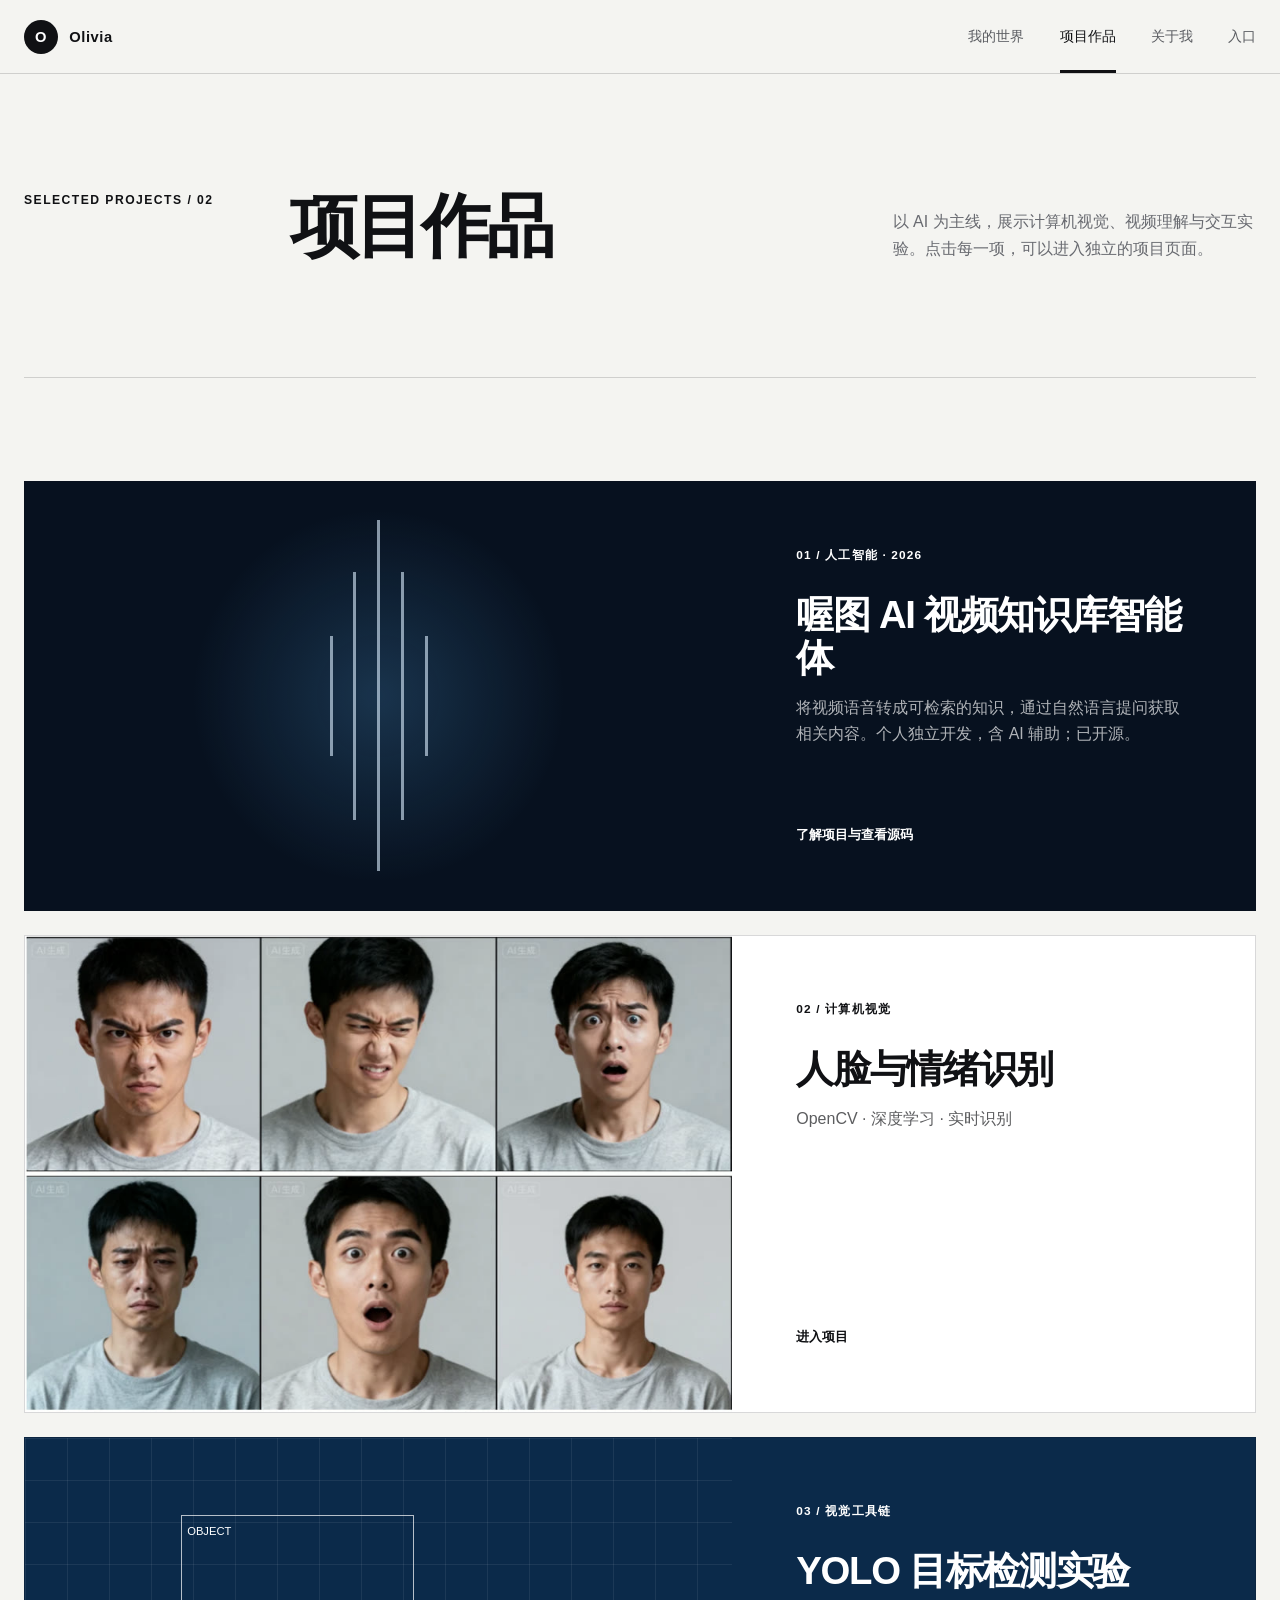
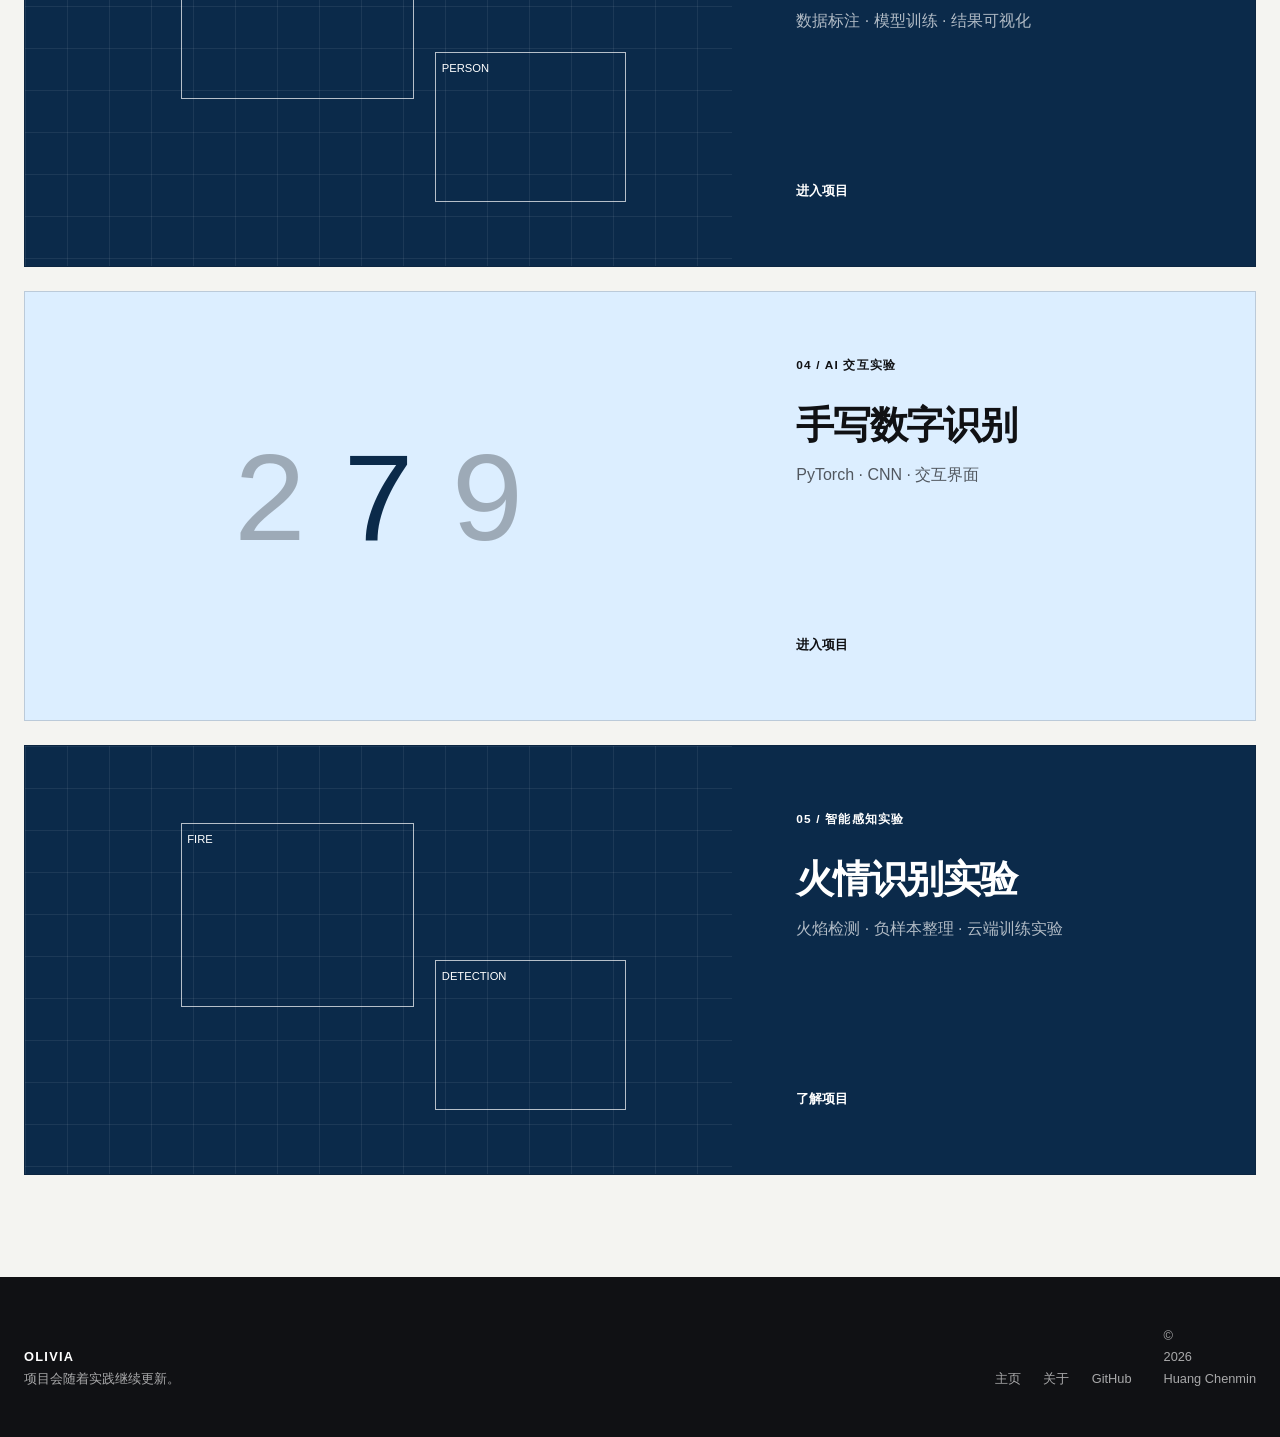
<file: projects.html>
<!doctype html>
<html lang="zh-CN">
<head>
  <meta charset="UTF-8">
  <meta name="viewport" content="width=device-width, initial-scale=1.0">
  <meta name="description" content="Olivia 的人工智能与计算机视觉项目作品。">
  <meta name="theme-color" content="#f4f4f1">
  <title>项目作品 · Olivia</title>
  <link rel="icon" href="assets/olivia-avatar.jpg" type="image/jpeg">
  <link rel="stylesheet" href="styles.css">
  <script src="script.js" defer></script>
</head>
<body>
  <a class="skip-link" href="#main">跳到正文</a>
  <header class="site-header">
    <a class="site-logo" href="home.html"><span>O</span> Olivia</a>
    <button class="menu-button" type="button" aria-expanded="false" aria-controls="site-menu">菜单</button>
    <nav id="site-menu" aria-label="主要导航">
      <a href="home.html">我的世界</a>
      <a class="active" href="projects.html">项目作品</a>
      <a href="about.html">关于我</a>
      <a href="index.html">入口</a>
    </nav>
  </header>

  <main id="main">
    <header class="page-intro page-width reveal">
      <p class="kicker">SELECTED PROJECTS / 02</p>
      <h1>项目作品</h1>
      <p>以 AI 为主线，展示计算机视觉、视频理解与交互实验。点击每一项，可以进入独立的项目页面。</p>
    </header>

    <section class="project-directory page-width" aria-label="项目列表">
      <a class="directory-card dark reveal" href="project-ai-video.html">
        <div class="card-art video-art" aria-hidden="true"><i></i><i></i><i></i><i></i><i></i></div>
        <div class="card-copy">
          <p>01 / 人工智能 · 2026</p>
          <h2>喔图 AI 视频知识库智能体</h2>
          <span>将视频语音转成可检索的知识，通过自然语言提问获取相关内容。个人独立开发，含 AI 辅助；已开源。</span>
          <b>了解项目与查看源码</b>
        </div>
      </a>

      <a class="directory-card image-card reveal" href="project-emotion.html">
        <div class="card-art"><img src="assets/emotion-detection.jpg" alt="人脸与情绪识别项目界面" loading="lazy"></div>
        <div class="card-copy">
          <p>02 / 计算机视觉</p>
          <h2>人脸与情绪识别</h2>
          <span>OpenCV · 深度学习 · 实时识别</span>
          <b>进入项目</b>
        </div>
      </a>

      <a class="directory-card blue reveal" href="project-yolo.html">
        <div class="card-art detection-art" aria-hidden="true"><i>OBJECT</i><i>PERSON</i></div>
        <div class="card-copy">
          <p>03 / 视觉工具链</p>
          <h2>YOLO 目标检测实验</h2>
          <span>数据标注 · 模型训练 · 结果可视化</span>
          <b>进入项目</b>
        </div>
      </a>

      <a class="directory-card pale reveal" href="project-handwriting.html">
        <div class="card-art digit-art" aria-hidden="true"><span>2</span><span>7</span><span>9</span></div>
        <div class="card-copy">
          <p>04 / AI 交互实验</p>
          <h2>手写数字识别</h2>
          <span>PyTorch · CNN · 交互界面</span>
          <b>进入项目</b>
        </div>
      </a>
<a class="directory-card blue reveal" href="project-fire.html"><div class="card-art detection-art" aria-hidden="true"><i>FIRE</i><i>DETECTION</i></div><div class="card-copy"><p>05 / 智能感知实验</p><h2>火情识别实验</h2><span>火焰检测 · 负样本整理 · 云端训练实验</span><b>了解项目</b></div></a>    </section>
  </main>

  <footer class="site-footer">
    <div><strong>OLIVIA</strong><span>项目会随着实践继续更新。</span></div>
    <div><a href="home.html">主页</a><a href="about.html">关于</a><a href="https://github.com/medejavu-cmyk" target="_blank" rel="noreferrer">GitHub</a></div>
    <p>© <span data-year>2026</span> Huang Chenmin</p>
  </footer>
</body>
</html>
</file>
<file: styles.css>
:root {
  --ink: #101114;
  --paper: #f4f4f1;
  --white: #fff;
  --navy: #07111f;
  --blue: #0b2a4a;
  --ice: #dceeff;
  --gray: #686a70;
  --line: rgba(16, 17, 20, .16);
  --page: 1240px;
  --font: Arial, "Helvetica Neue", "PingFang SC", "Microsoft YaHei", sans-serif;
}

* { box-sizing: border-box; }
html { scroll-behavior: smooth; }
body { margin: 0; color: var(--ink); background: var(--paper); font-family: var(--font); font-size: 16px; line-height: 1.65; }
img { display: block; width: 100%; }
a { color: inherit; text-decoration: none; }
button { color: inherit; font: inherit; }
h1, h2, h3, p { margin-top: 0; }
.page-width { width: min(calc(100% - 48px), var(--page)); margin-inline: auto; }
.skip-link { position: fixed; z-index: 1000; left: 1rem; top: -5rem; padding: .7rem 1rem; background: var(--ink); color: var(--white); }
.skip-link:focus { top: 1rem; }

/* 入口页 */
.intro-page { overflow: hidden; color: var(--white); background: #02060a; }
.intro-shell { min-height: 100svh; position: relative; display: grid; place-items: center; isolation: isolate; }
.intro-bg { position: absolute; inset: 0; z-index: -2; background: url("assets/landing-background.jpg") center 48% / cover no-repeat; animation: intro-scale 14s ease-out both; }
.intro-overlay { position: absolute; inset: 0; z-index: -1; background: linear-gradient(90deg, rgba(0,0,0,.45), rgba(0,0,0,.18) 50%, rgba(0,0,0,.52)), linear-gradient(0deg, rgba(0,0,0,.55), transparent 52%); }
.intro-top { position: absolute; top: 0; left: 0; right: 0; display: flex; justify-content: space-between; padding: 1.7rem 2rem; font-size: .78rem; font-weight: 700; letter-spacing: .12em; }
.intro-content { width: min(90%, 600px); padding: 5rem 1rem; display: flex; flex-direction: column; align-items: center; text-align: center; }
.intro-avatar { position: relative; width: clamp(150px, 16vw, 200px); aspect-ratio: 1; display: grid; place-items: center; border-radius: 50%; }
.intro-avatar img { position: relative; z-index: 2; height: 100%; object-fit: cover; border-radius: 50%; border: 1px solid rgba(255,255,255,.72); transition: transform .35s ease; }
.avatar-frost { position: absolute; inset: -13px; border-radius: 50%; background: rgba(225,241,255,.1); border: 1px solid rgba(255,255,255,.35); box-shadow: 0 12px 50px rgba(0,0,0,.35); backdrop-filter: blur(8px); }
.intro-avatar:hover img, .intro-avatar:focus-visible img { transform: scale(.97); }
.intro-en { margin: 1.8rem 0 .65rem; font-size: .75rem; font-weight: 700; letter-spacing: .18em; }
.intro-content h1 { margin-bottom: .8rem; font-size: clamp(2rem, 4vw, 3.25rem); line-height: 1.12; letter-spacing: -.04em; }
.intro-desc { max-width: 440px; margin-bottom: 1.7rem; color: rgba(255,255,255,.78); }
.intro-note { position: absolute; bottom: 1.5rem; margin: 0; font-size: .76rem; color: rgba(255,255,255,.65); }
.intro-page.is-entering .intro-content { opacity: 0; transform: scale(.98); transition: opacity .4s ease, transform .4s ease; }

/* 全局导航 */
.site-header { position: sticky; top: 0; z-index: 100; min-height: 72px; display: flex; align-items: center; justify-content: space-between; padding: 0 max(24px, calc((100vw - var(--page))/2)); color: var(--ink); background: rgba(244,244,241,.96); border-bottom: 1px solid var(--line); backdrop-filter: blur(10px); }
.site-logo { display: flex; align-items: center; gap: .7rem; font-size: .92rem; font-weight: 700; letter-spacing: .04em; }
.site-logo span { width: 34px; height: 34px; display: grid; place-items: center; color: var(--white); background: var(--ink); border-radius: 50%; }
.site-header nav { display: flex; gap: 2.2rem; align-items: center; }
.site-header nav a { position: relative; padding: 1.55rem 0; color: #5a5c61; font-size: .9rem; }
.site-header nav a:hover, .site-header nav a.active { color: var(--ink); }
.site-header nav a.active::after { content: ""; position: absolute; left: 0; right: 0; bottom: 0; height: 3px; background: var(--ink); }
.menu-button { display: none; border: 0; background: transparent; font-size: .88rem; font-weight: 700; }

/* 按钮和标题 */
.kicker, .section-index { margin-bottom: 1rem; font-size: .76rem; font-weight: 700; letter-spacing: .12em; text-transform: uppercase; }
.solid-button, .text-button { min-height: 46px; display: inline-flex; align-items: center; justify-content: center; font-size: .9rem; font-weight: 700; }
.solid-button { padding: .7rem 1.35rem; color: var(--white); background: var(--ink); border: 1px solid var(--ink); }
.solid-button:hover { color: var(--ink); background: transparent; }
.text-button { border-bottom: 1px solid currentColor; }
.text-button.light { color: var(--white); }
.button-row { display: flex; align-items: center; gap: 1.5rem; flex-wrap: wrap; }

/* 我的世界 */
.home-lead { min-height: calc(100svh - 72px); display: grid; grid-template-columns: .9fr 1.1fr; gap: clamp(2rem, 6vw, 6rem); align-items: center; padding-block: clamp(3.5rem, 8vw, 7rem); }
.home-lead-copy h1 { margin-bottom: 1.4rem; font-size: clamp(2.8rem, 5vw, 4.4rem); line-height: 1.05; letter-spacing: -.055em; }
.home-lead-copy h1 em { color: var(--blue); font-style: normal; }
.identity-line { display: inline-block; margin-bottom: .85rem; padding: .45rem .7rem; color: var(--white); background: var(--blue); font-size: .78rem; font-weight: 700; letter-spacing: .08em; }
.lead-copy { max-width: 540px; margin-bottom: 2rem; color: #4f5156; font-size: clamp(1.05rem, 1.55vw, 1.28rem); }
.home-lead-image { margin: 0; align-self: stretch; min-height: 560px; overflow: hidden; position: relative; }
.home-lead-image img { height: 100%; object-fit: cover; object-position: center 48%; transition: transform .7s ease; }
.home-lead-image:hover img { transform: scale(1.015); }
.home-lead-image figcaption { position: absolute; left: 1rem; bottom: 1rem; padding: .55rem .75rem; color: var(--white); background: rgba(0,0,0,.66); font-size: .74rem; }
.home-note { padding-block: clamp(6rem, 10vw, 10rem); border-top: 1px solid var(--line); display: grid; grid-template-columns: .45fr 1.2fr .7fr; gap: 2.5rem; align-items: start; }
.home-note h2 { margin: 0; font-size: clamp(2rem, 3.6vw, 3.2rem); line-height: 1.2; letter-spacing: -.04em; }
.home-note > p:last-child { color: var(--gray); }
.pathways { padding-bottom: clamp(7rem, 11vw, 11rem); }
.section-title { margin-bottom: 3rem; display: grid; grid-template-columns: .45fr 1.55fr; gap: 2rem; }
.section-title h2 { margin: 0; font-size: clamp(2rem, 3.6vw, 3.2rem); line-height: 1.15; }
.path-list { border-top: 1px solid var(--line); }
.path-item { display: grid; grid-template-columns: 80px 1fr auto; align-items: center; gap: 1rem; padding: 1.7rem .25rem; border-bottom: 1px solid var(--line); transition: padding .25s ease, background .25s ease; }
.path-item:hover { padding-inline: 1rem; background: var(--white); }
.path-item > span { color: var(--gray); font-size: .78rem; }
.path-item h3 { margin-bottom: .25rem; font-size: 1.5rem; }
.path-item p { margin: 0; color: var(--gray); }
.path-item b { font-size: .85rem; }

/* 项目目录 */
.page-intro { padding-block: clamp(5rem, 9vw, 8rem); display: grid; grid-template-columns: .45fr 1.1fr .7fr; gap: 2rem; align-items: end; border-bottom: 1px solid var(--line); }
.page-intro .kicker { align-self: start; }
.page-intro h1 { margin: 0; font-size: clamp(3rem, 5.4vw, 4.6rem); line-height: 1.05; letter-spacing: -.05em; }
.page-intro > p:last-child { margin: 0; color: var(--gray); }
.project-directory { padding-block: clamp(4rem, 8vw, 7rem); display: grid; gap: 1.5rem; }
.directory-card { min-height: 430px; display: grid; grid-template-columns: 1.15fr .85fr; overflow: hidden; border: 1px solid var(--line); background: var(--white); }
.directory-card.dark { color: var(--white); background: var(--navy); }
.directory-card.blue { color: var(--white); background: var(--blue); }
.directory-card.pale { color: var(--ink); background: var(--ice); }
.card-art { min-height: 360px; overflow: hidden; position: relative; }
.card-art > img { height: 100%; object-fit: cover; filter: saturate(.78); transition: transform .55s ease; }
.directory-card:hover .card-art > img { transform: scale(1.02); }
.card-copy { padding: clamp(2rem, 5vw, 4rem); display: flex; flex-direction: column; justify-content: center; }
.card-copy > p { font-size: .74rem; font-weight: 700; letter-spacing: .1em; }
.card-copy h2 { margin: 1rem 0; font-size: clamp(1.9rem, 3vw, 2.55rem); line-height: 1.12; letter-spacing: -.035em; }
.card-copy > span { color: currentColor; opacity: .68; }
.card-copy > b { margin-top: auto; padding-top: 3rem; font-size: .84rem; }
.video-art { display: flex; align-items: center; justify-content: center; gap: clamp(.55rem, 2vw, 1.3rem); background: radial-gradient(circle, rgba(87,173,238,.22), transparent 45%), var(--navy); }
.video-art i { width: 3px; height: 28%; background: var(--ice); opacity: .6; }
.video-art i:nth-child(2), .video-art i:nth-child(4) { height: 58%; }.video-art i:nth-child(3) { height: 82%; }
.detection-art { background-image: linear-gradient(rgba(255,255,255,.07) 1px, transparent 1px), linear-gradient(90deg, rgba(255,255,255,.07) 1px, transparent 1px); background-size: 42px 42px; }
.detection-art i { position: absolute; padding: .35rem; border: 1px solid rgba(255,255,255,.7); font-size: .7rem; font-style: normal; }
.detection-art i:first-child { width: 33%; height: 43%; left: 22%; top: 18%; }.detection-art i:last-child { width: 27%; height: 35%; right: 15%; bottom: 15%; }
.digit-art { display: flex; align-items: center; justify-content: center; gap: 2rem; font: 400 clamp(4rem, 10vw, 8rem)/1 "Courier New", monospace; }
.digit-art span { opacity: .3; }.digit-art span:nth-child(2) { opacity: 1; color: var(--blue); }

/* 关于我 */
.about-hero { min-height: calc(100svh - 72px); display: grid; grid-template-columns: .75fr 1.25fr; gap: clamp(3rem, 8vw, 8rem); align-items: center; padding-block: clamp(4rem, 8vw, 7rem); }
.about-portrait { max-width: 430px; }
.about-portrait img { aspect-ratio: 1; object-fit: cover; border-radius: 50%; }
.about-hero-copy h1 { max-width: 700px; margin: 1rem 0 1.5rem; font-size: clamp(2.7rem, 4.8vw, 4.1rem); line-height: 1.1; letter-spacing: -.045em; }
.about-hero-copy > p:last-child { max-width: 650px; color: var(--gray); font-size: 1.15rem; }
.about-content { padding-bottom: clamp(6rem, 10vw, 10rem); border-top: 1px solid var(--line); }
.about-article { display: grid; grid-template-columns: 100px .7fr; gap: 2rem; padding: 3rem 0; border-bottom: 1px solid var(--line); }
.about-article > span { color: var(--gray); font-size: .78rem; }
.about-article h2 { margin-bottom: .8rem; font-size: clamp(1.8rem, 3vw, 2.6rem); }
.about-article p { max-width: 680px; margin: 0; color: var(--gray); }
.career-focus { margin-bottom: clamp(5rem, 8vw, 8rem); padding: clamp(2rem, 5vw, 4rem); display: grid; grid-template-columns: .8fr 1.2fr; gap: 2rem 4rem; color: var(--white); background: var(--navy); }
.career-focus h2 { margin-bottom: 0; font-size: clamp(2rem, 3.6vw, 3.2rem); line-height: 1.15; }
.career-focus > p { grid-column: 2; max-width: 630px; margin: 0; color: rgba(255,255,255,.68); }
.focus-list { display: flex; flex-wrap: wrap; align-content: flex-start; gap: .6rem; }
.focus-list span { padding: .55rem .75rem; border: 1px solid rgba(255,255,255,.24); font-size: .84rem; }
.practice-section { padding-bottom: clamp(6rem, 10vw, 9rem); }
.practice-section .section-title { align-items: start; }
.practice-section .section-title h2 { margin-bottom: .8rem; }
.practice-section .section-title > div > p { max-width: 650px; margin: 0; color: var(--gray); }
.practice-placeholder-grid { display: grid; grid-template-columns: 1fr 1fr; gap: 1rem; }
.practice-placeholder { min-height: 210px; padding: 1.5rem; display: flex; flex-direction: column; justify-content: space-between; border: 1px solid var(--line); background: var(--white); }
.practice-placeholder > span { color: var(--gray); font-size: .76rem; }
.practice-placeholder b { font-size: 1.25rem; }.practice-placeholder p { margin: .3rem 0 0; color: var(--gray); }
.about-cta { margin-bottom: clamp(6rem, 10vw, 10rem); padding: clamp(3rem, 6vw, 5rem); display: flex; align-items: center; justify-content: space-between; gap: 2rem; color: var(--white); background: var(--blue); }
.about-cta p { margin: 0; font-size: clamp(1.6rem, 3vw, 2.6rem); font-weight: 700; }
.about-cta .solid-button { color: var(--ink); background: var(--white); border-color: var(--white); }

/* 项目详情 */
.project-hero { position: relative; min-height: 620px; overflow: hidden; display: flex; align-items: flex-end; padding-block: 6rem; }
.project-hero > .page-width { position: relative; z-index: 3; }
.project-hero-dark, .project-hero-blue { color: var(--white); }.project-hero-dark { background: var(--navy); }.project-hero-blue { background: var(--blue); }.project-hero-pale { background: var(--ice); }
.back-link { display: inline-block; margin-bottom: 5rem; font-size: .84rem; border-bottom: 1px solid currentColor; }
.project-hero h1 { max-width: 850px; margin: 1rem 0; font-size: clamp(3rem, 5.4vw, 4.7rem); line-height: 1.06; letter-spacing: -.045em; }
.project-hero > .page-width > p:last-child { max-width: 650px; margin-bottom: 0; font-size: 1.14rem; opacity: .74; }
.project-hero-image { color: var(--white); background: var(--ink); }
.project-hero-photo { position: absolute; inset: 0; }.project-hero-photo::after { content: ""; position: absolute; inset: 0; background: linear-gradient(90deg, rgba(0,0,0,.78), rgba(0,0,0,.24)); }
.project-hero-photo img { height: 100%; object-fit: cover; opacity: .76; }
.detail-wave { position: absolute; right: 6%; top: 15%; bottom: 15%; width: 36%; display: flex; justify-content: center; align-items: center; gap: 1.2rem; opacity: .35; }
.detail-wave i { width: 2px; height: 24%; background: var(--ice); }.detail-wave i:nth-child(2), .detail-wave i:nth-child(6) { height: 52%; }.detail-wave i:nth-child(3), .detail-wave i:nth-child(5) { height: 74%; }.detail-wave i:nth-child(4) { height: 94%; }
.detail-detection i { position: absolute; padding: .5rem; border: 1px solid rgba(255,255,255,.55); color: rgba(255,255,255,.7); font-size: .72rem; font-style: normal; }.detail-detection i:nth-child(1) { width: 22%; height: 36%; right: 9%; top: 15%; }.detail-detection i:nth-child(2) { width: 16%; height: 30%; right: 33%; bottom: 12%; }.detail-detection i:nth-child(3) { width: 12%; height: 16%; right: 22%; bottom: 20%; }
.detail-digits { position: absolute; right: 4%; top: 10%; bottom: 10%; display: flex; align-items: center; gap: 2rem; font: 400 clamp(4rem, 11vw, 10rem)/1 "Courier New", monospace; color: rgba(7,17,31,.13); }.detail-digits strong { color: var(--blue); }
.project-content { display: grid; grid-template-columns: .42fr 1fr; gap: clamp(3rem, 8vw, 8rem); padding-block: clamp(5rem, 9vw, 9rem); }
.project-meta { border-top: 1px solid var(--line); }
.project-meta div { padding: 1rem 0; border-bottom: 1px solid var(--line); }.project-meta span, .project-meta b { display: block; }.project-meta span { margin-bottom: .3rem; color: var(--gray); font-size: .76rem; }.project-meta b { font-size: .92rem; }
.project-story { max-width: 800px; }.project-story h2 { margin: 1rem 0 1.5rem; font-size: clamp(2rem, 4vw, 3.4rem); line-height: 1.16; letter-spacing: -.04em; }.project-story > p:not(.section-index) { color: var(--gray); font-size: 1.08rem; line-height: 1.9; }.project-story hr { margin: 4rem 0; border: 0; border-top: 1px solid var(--line); }
.story-grid { display: grid; grid-template-columns: 1fr 1fr; gap: 3rem; }.story-grid h3 { font-size: 1.15rem; }.story-grid p { color: var(--gray); }
.project-next { margin-bottom: clamp(6rem, 10vw, 10rem); border-top: 1px solid var(--line); border-bottom: 1px solid var(--line); }.project-next a { padding: 2.2rem 0; display: flex; justify-content: space-between; align-items: center; gap: 1rem; }.project-next span { color: var(--gray); font-size: .78rem; }.project-next b { font-size: clamp(1.2rem, 2vw, 1.7rem); }

/* 页脚和动画 */
.site-footer { padding: 3rem max(24px, calc((100vw - var(--page))/2)); display: grid; grid-template-columns: 1fr auto auto; gap: 2rem; align-items: end; color: rgba(255,255,255,.64); background: var(--ink); font-size: .8rem; }
.site-footer strong, .site-footer span { display: block; }.site-footer strong { color: var(--white); letter-spacing: .1em; }.site-footer div:nth-child(2) { display: flex; gap: 1.4rem; }.site-footer p { margin: 0; }
.reveal { opacity: 0; transform: translateY(18px); transition: opacity .65s ease, transform .65s ease; }.reveal.is-visible { opacity: 1; transform: none; }
@keyframes intro-scale { from { transform: scale(1.04); } to { transform: scale(1); } }

@media (max-width: 900px) {
  .home-lead, .about-hero { grid-template-columns: 1fr; }
  .home-lead { padding-top: 5rem; }.home-lead-image { min-height: 520px; }
  .home-note, .page-intro { grid-template-columns: 1fr; }.home-note h2 { max-width: 720px; }.home-note > p:last-child { max-width: 640px; }
  .section-title { grid-template-columns: 1fr; }
  .directory-card { grid-template-columns: 1fr; }.card-copy { min-height: 330px; }
  .about-portrait { max-width: 320px; }.about-hero { min-height: auto; }
  .project-content { grid-template-columns: 1fr; }.project-meta { max-width: 520px; }
}

@media (max-width: 680px) {
  .page-width { width: min(calc(100% - 32px), var(--page)); }
  .intro-top { padding: 1.25rem 1rem; }.intro-top span:last-child { display: none; }.intro-content h1 { font-size: 2.25rem; }.intro-desc { max-width: 300px; }
  .site-header { min-height: 62px; padding-inline: 16px; }.site-logo span { width: 32px; height: 32px; }.menu-button { display: block; }
  .site-header nav { display: none; position: absolute; top: 62px; left: 0; right: 0; flex-direction: column; gap: 0; align-items: stretch; padding: .6rem 1rem 1rem; background: var(--paper); border-bottom: 1px solid var(--line); }.site-header nav.open { display: flex; }.site-header nav a { padding: .85rem 0; }.site-header nav a.active::after { display: none; }
  .home-lead { min-height: auto; padding-block: 4rem; }.home-lead-copy h1 { font-size: clamp(2.8rem, 14vw, 4.2rem); }.home-lead-image { min-height: 430px; }
  .home-note { padding-block: 5rem; }.pathways { padding-bottom: 6rem; }.path-item { grid-template-columns: 48px 1fr auto; }.path-item h3 { font-size: 1.25rem; }.path-item p { font-size: .9rem; }
  .page-intro { padding-block: 4.5rem; }.page-intro h1 { font-size: 2.9rem; }.directory-card { min-height: 0; }.card-art { min-height: 300px; }.card-copy { min-height: 300px; padding: 1.6rem; }.card-copy h2 { font-size: 2.05rem; }
  .about-hero { padding-block: 4rem; }.about-hero-copy h1 { font-size: 3rem; }.about-article { grid-template-columns: 42px 1fr; gap: 1rem; }.about-cta { flex-direction: column; align-items: flex-start; }
  .career-focus { grid-template-columns: 1fr; }.career-focus > p { grid-column: 1; }.practice-placeholder-grid { grid-template-columns: 1fr; }
  .project-hero { min-height: 560px; padding-block: 4rem; }.back-link { margin-bottom: 4rem; }.project-hero h1 { font-size: clamp(2.7rem, 12vw, 3.8rem); }.detail-wave, .detail-detection, .detail-digits { opacity: .16; }
  .project-content { padding-block: 5rem; }.story-grid { grid-template-columns: 1fr; }.project-next a { align-items: flex-start; flex-direction: column; }
  .site-footer { grid-template-columns: 1fr; align-items: start; }
}

@media (prefers-reduced-motion: reduce) {
  html { scroll-behavior: auto; } *, *::before, *::after { animation-duration: .01ms !important; transition-duration: .01ms !important; }.reveal { opacity: 1; transform: none; }
}
</file>
